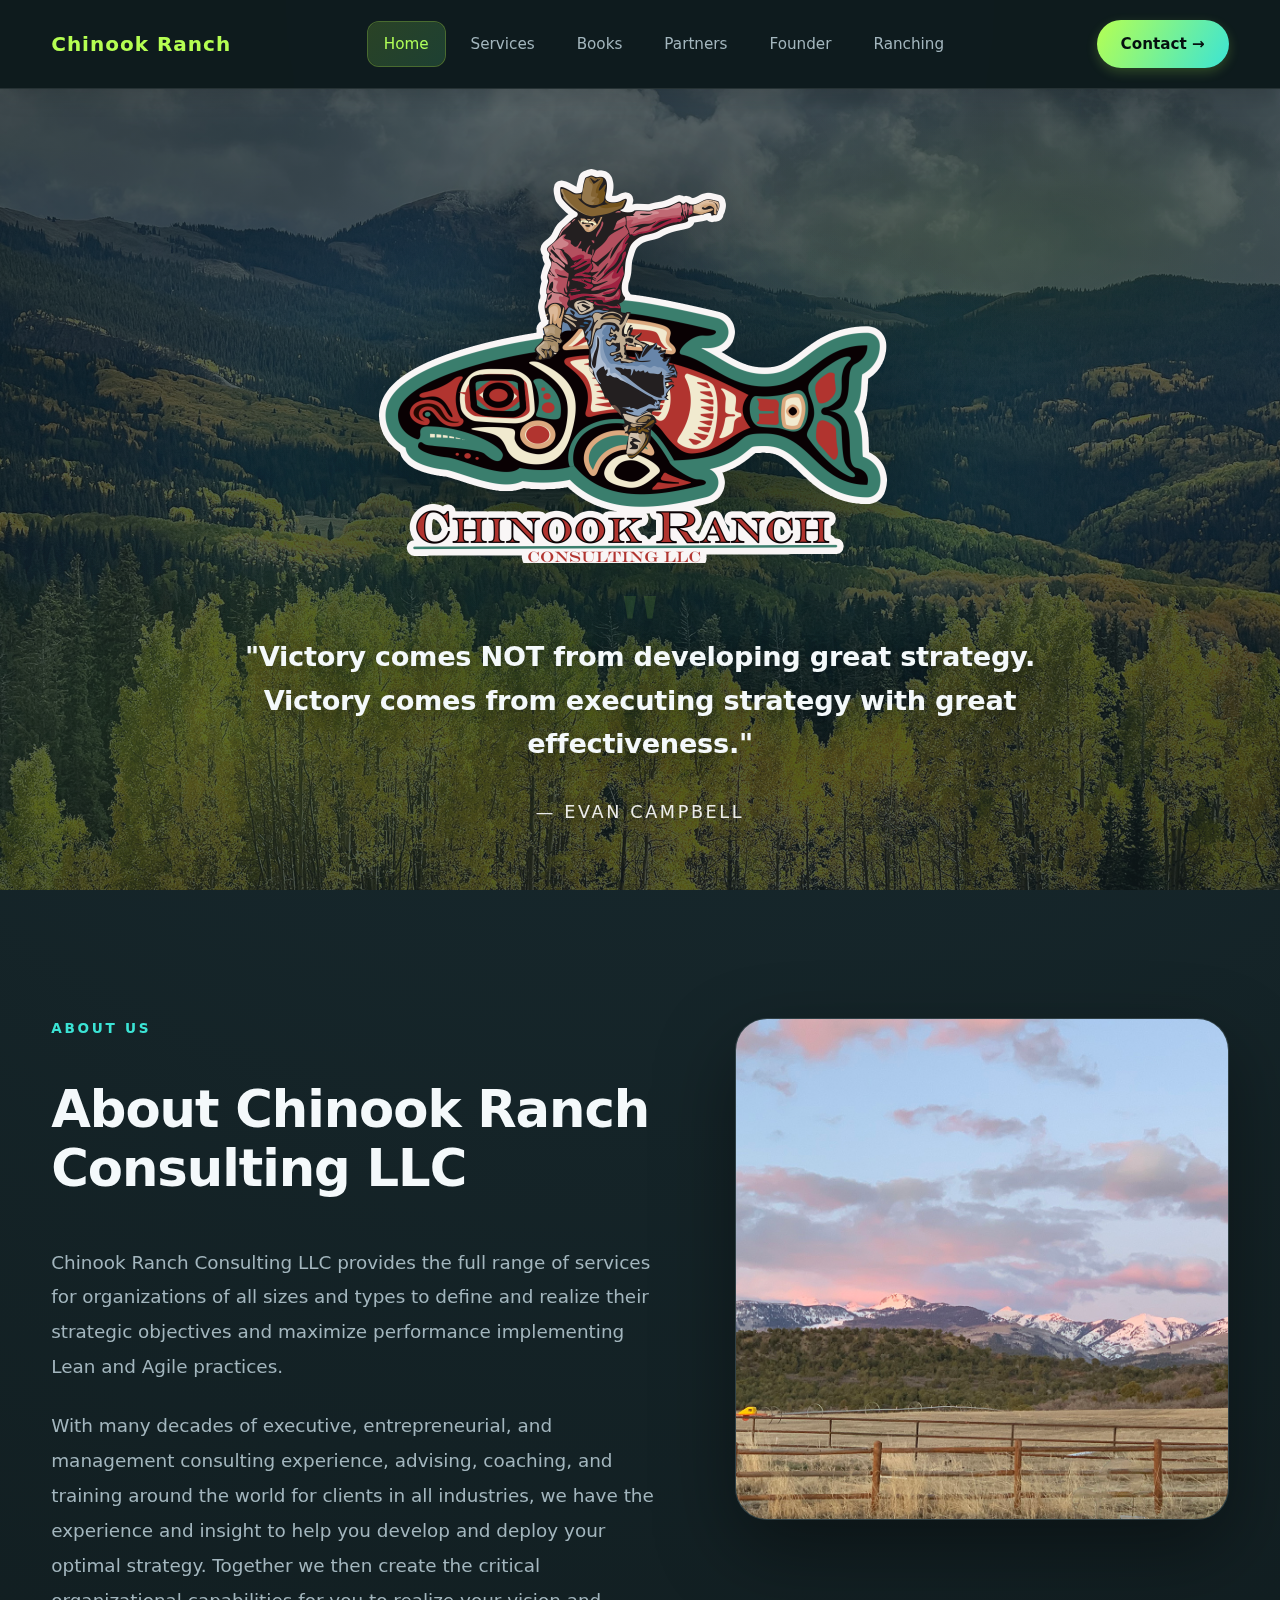
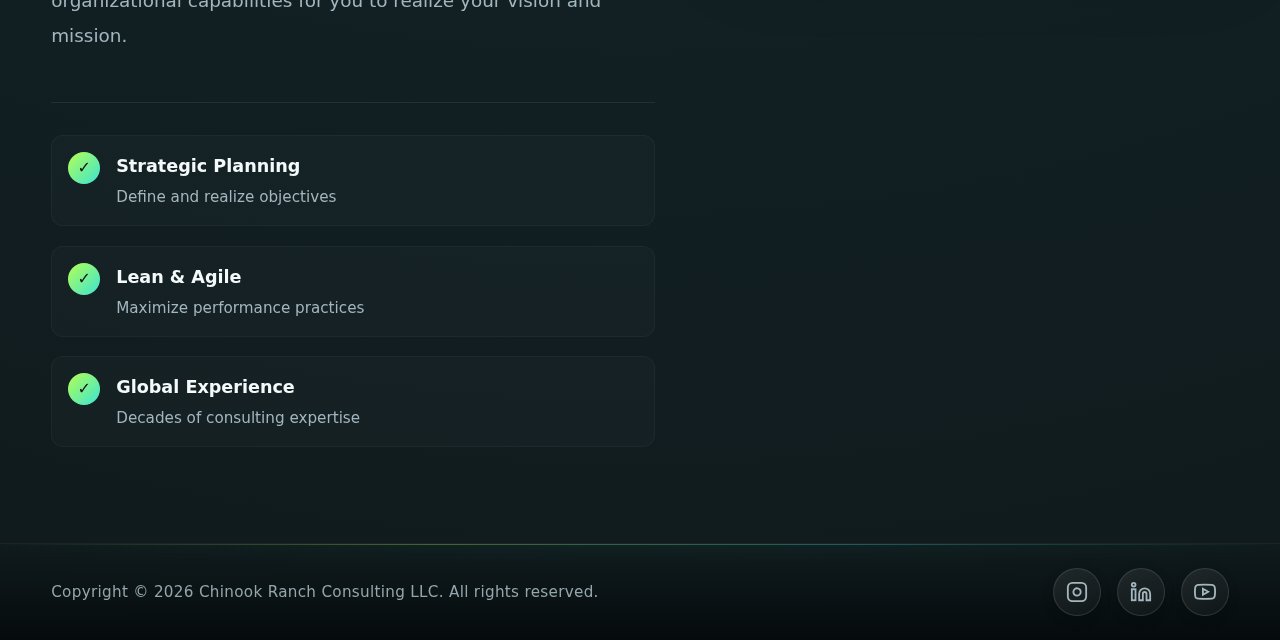
<file: index.html>
<!DOCTYPE html>
<html lang="en">
  <head>
    <meta charset="UTF-8" />
    <meta name="viewport" content="width=device-width, initial-scale=1.0" />
    <title>Chinook Ranch Consulting LLC | Strategic Excellence</title>
    <link rel="icon" type="image/png" href="assets/images/hero.png" />
    <link rel="stylesheet" href="assets/css/style.css" />
  </head>

  <body class="page">
    <!-- Preloader -->
    <div class="preloader" id="preloader">
      <div class="preloader-content">
        <div class="preloader-spinner"></div>
        <div class="preloader-logo">Chinook Ranch</div>
      </div>
      <div class="preloader-pulse"></div>
    </div>

    <header class="site-header">
      <div class="nav-overlay"></div>
      <div class="wrapper navbar">
        <a href="index.html" class="brand">Chinook Ranch</a>
        <button class="mobile-menu-toggle" aria-label="Toggle menu" aria-expanded="false">
          <span></span>
          <span></span>
          <span></span>
        </button>
        <nav class="nav-links">
          <a href="index.html">Home</a>
          <a href="services.html">Services</a>
          <a href="books.html">Books</a>
          <a href="partners.html">Partners</a>
          <a href="founder.html">Founder</a>
          <a href="ranching.html">Ranching</a>
          
          <a class="cta-btn nav-cta" href="contact.html">Contact →</a>
        </nav>
        <a class="cta-btn" href="contact.html">Contact →</a>
      </div>
    </header>

    <!-- Banner Section - Full Width -->
    <section class="banner-section">
      <div class="banner-background"></div>
      <div class="banner-overlay"></div>
      <div class="banner-content">
        <div class="banner-hero-image">
          <img
            src="assets/images/hero.png"
            alt="Strategic Excellence"
          />
        </div>
        <div class="banner-quote">
          <div class="quote-decoration">"</div>
          <blockquote>
            "Victory comes NOT from developing great strategy.<br />
            Victory comes from executing strategy with great effectiveness."
          </blockquote>
          <div class="quote-author">— Evan Campbell</div>
        </div>
      </div>
    </section>

    <main class="wrapper">
      <!-- About Section -->
      <section class="about-section">
        <div class="about-content">
          <div class="about-text">
            <div class="section-label">About Us</div>
            <h2>About Chinook Ranch Consulting LLC</h2>
            <div class="about-description">
              <p>
                Chinook Ranch Consulting LLC provides the full range of services
                for organizations of all sizes and types to define and realize
                their strategic objectives and maximize performance implementing
                Lean and Agile practices.
              </p>
              <p>
                With many decades of executive, entrepreneurial, and management
                consulting experience, advising, coaching, and training around
                the world for clients in all industries, we have the experience
                and insight to help you develop and deploy your optimal strategy.
                Together we then create the critical organizational capabilities
                for you to realize your vision and mission.
              </p>
            </div>
            <div class="about-features">
              <div class="feature-item">
                <div class="feature-icon">✓</div>
                <div class="feature-text">
                  <strong>Strategic Planning</strong>
                  <span>Define and realize objectives</span>
                </div>
              </div>
              <div class="feature-item">
                <div class="feature-icon">✓</div>
                <div class="feature-text">
                  <strong>Lean & Agile</strong>
                  <span>Maximize performance practices</span>
                </div>
              </div>
              <div class="feature-item">
                <div class="feature-icon">✓</div>
                <div class="feature-text">
                  <strong>Global Experience</strong>
                  <span>Decades of consulting expertise</span>
                </div>
              </div>
            </div>
          </div>
          <div class="about-image-wrapper">
            <div class="about-image">
              <img
                src="assets/images/east.jpg"
                alt="Chinook Ranch Consulting"
              />
            </div>
          </div>
        </div>
      </section>
    </main>

    <footer class="footer">
      <div class="wrapper footer-inner">
        <span>Copyright © <span data-year></span> Chinook Ranch Consulting LLC. All rights reserved.</span>
        <div class="socials">
          <a href="#" class="social-icon" aria-label="Instagram">
            <svg viewBox="0 0 24 24" fill="none" stroke="currentColor" stroke-width="2">
              <rect x="2" y="2" width="20" height="20" rx="5" ry="5"></rect>
              <path d="M16 11.37A4 4 0 1 1 12.63 8 4 4 0 0 1 16 11.37z"></path>
              <line x1="17.5" y1="6.5" x2="17.51" y2="6.5"></line>
            </svg>
          </a>
          <a href="https://www.linkedin.com/in/evcampbell/" class="social-icon" aria-label="LinkedIn">
            <svg viewBox="0 0 24 24" fill="none" stroke="currentColor" stroke-width="2">
              <path d="M16 8a6 6 0 0 1 6 6v7h-4v-7a2 2 0 0 0-2-2 2 2 0 0 0-2 2v7h-4v-7a6 6 0 0 1 6-6z"></path>
              <rect x="2" y="9" width="4" height="12"></rect>
              <circle cx="4" cy="4" r="2"></circle>
            </svg>
          </a>
          <a href="#" class="social-icon" aria-label="YouTube">
            <svg viewBox="0 0 24 24" fill="none" stroke="currentColor" stroke-width="2">
              <path d="M22.54 6.42a2.78 2.78 0 0 0-1.94-2C18.88 4 12 4 12 4s-6.88 0-8.6.46a2.78 2.78 0 0 0-1.94 2A29 29 0 0 0 1 11.75a29 29 0 0 0 .46 5.33A2.78 2.78 0 0 0 3.4 19c1.72.46 8.6.46 8.6.46s6.88 0 8.6-.46a2.78 2.78 0 0 0 1.94-2 29 29 0 0 0 .46-5.25 29 29 0 0 0-.46-5.33z"></path>
              <polygon points="9.75 15.02 15.5 11.75 9.75 8.48 9.75 15.02"></polygon>
            </svg>
          </a>
        </div>
      </div>
    </footer>
    <script src="assets/js/main.js"></script>
  </body>
</html>
</file>
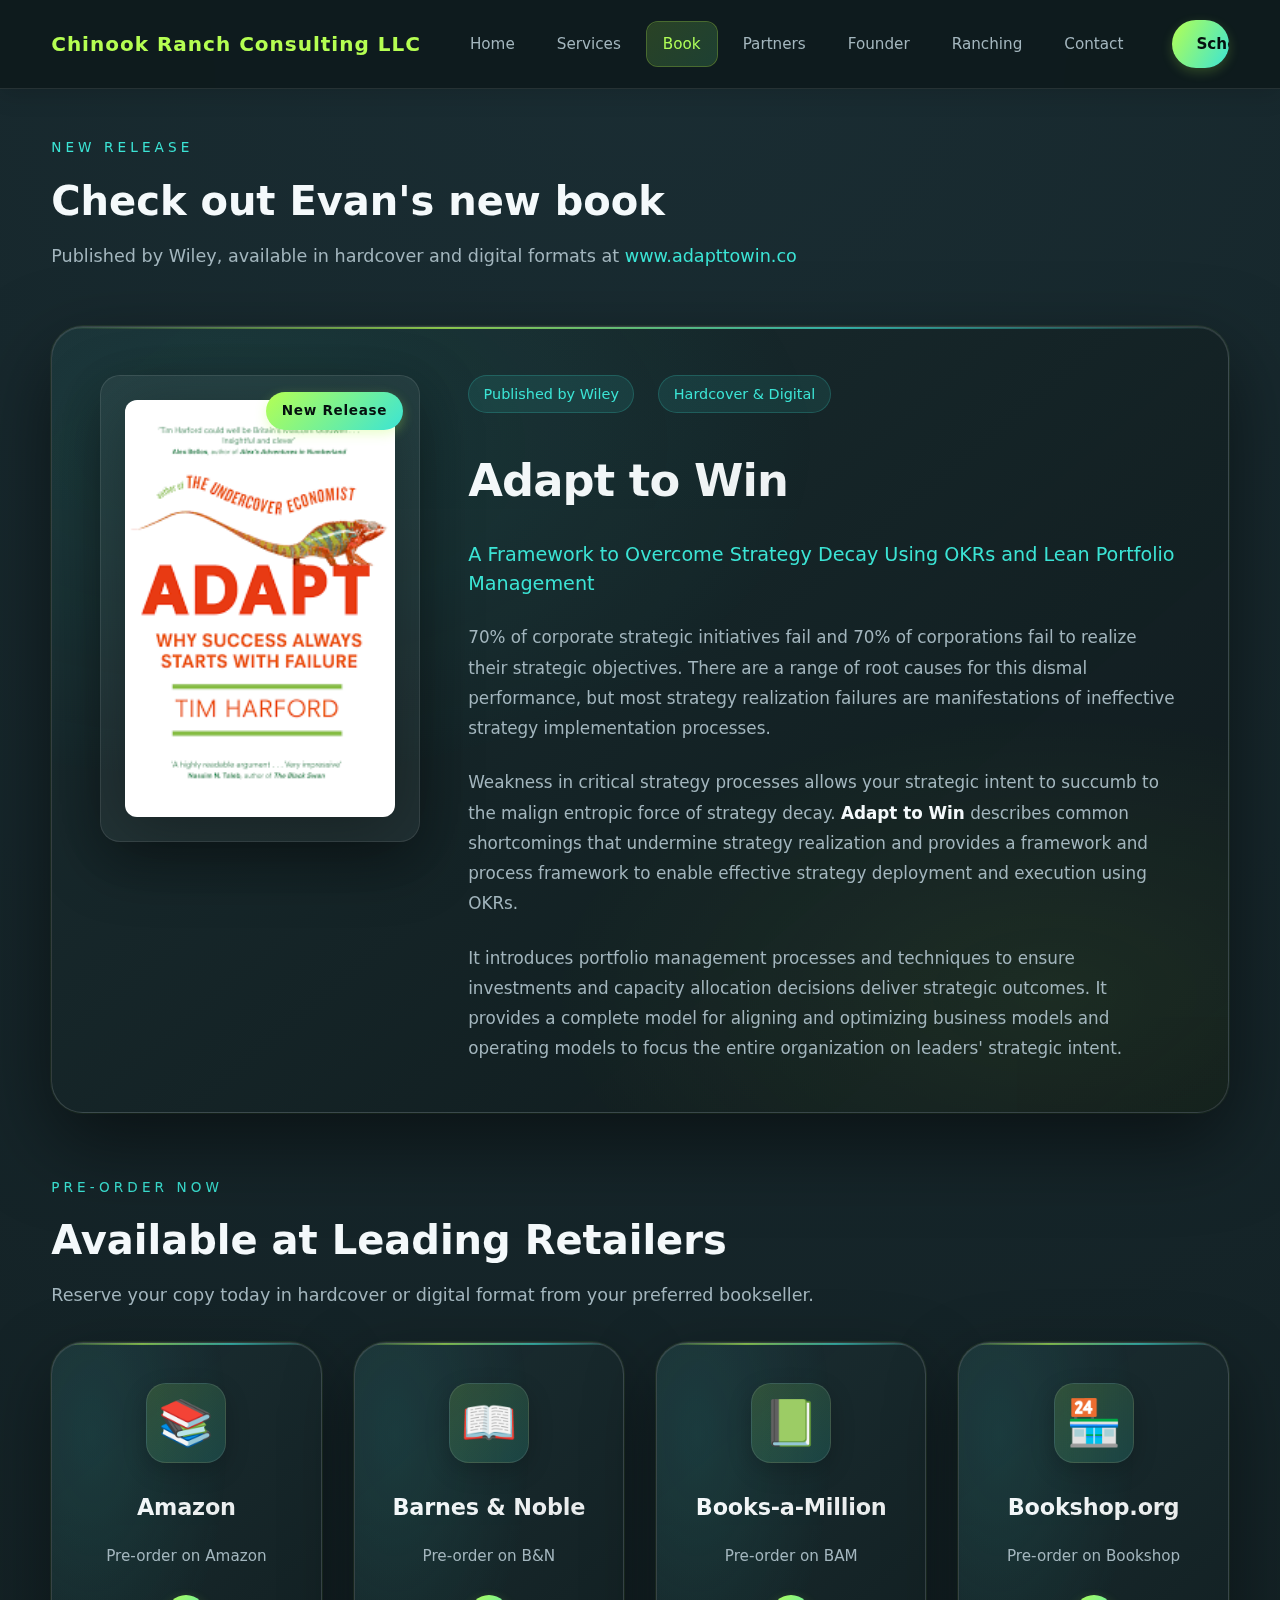
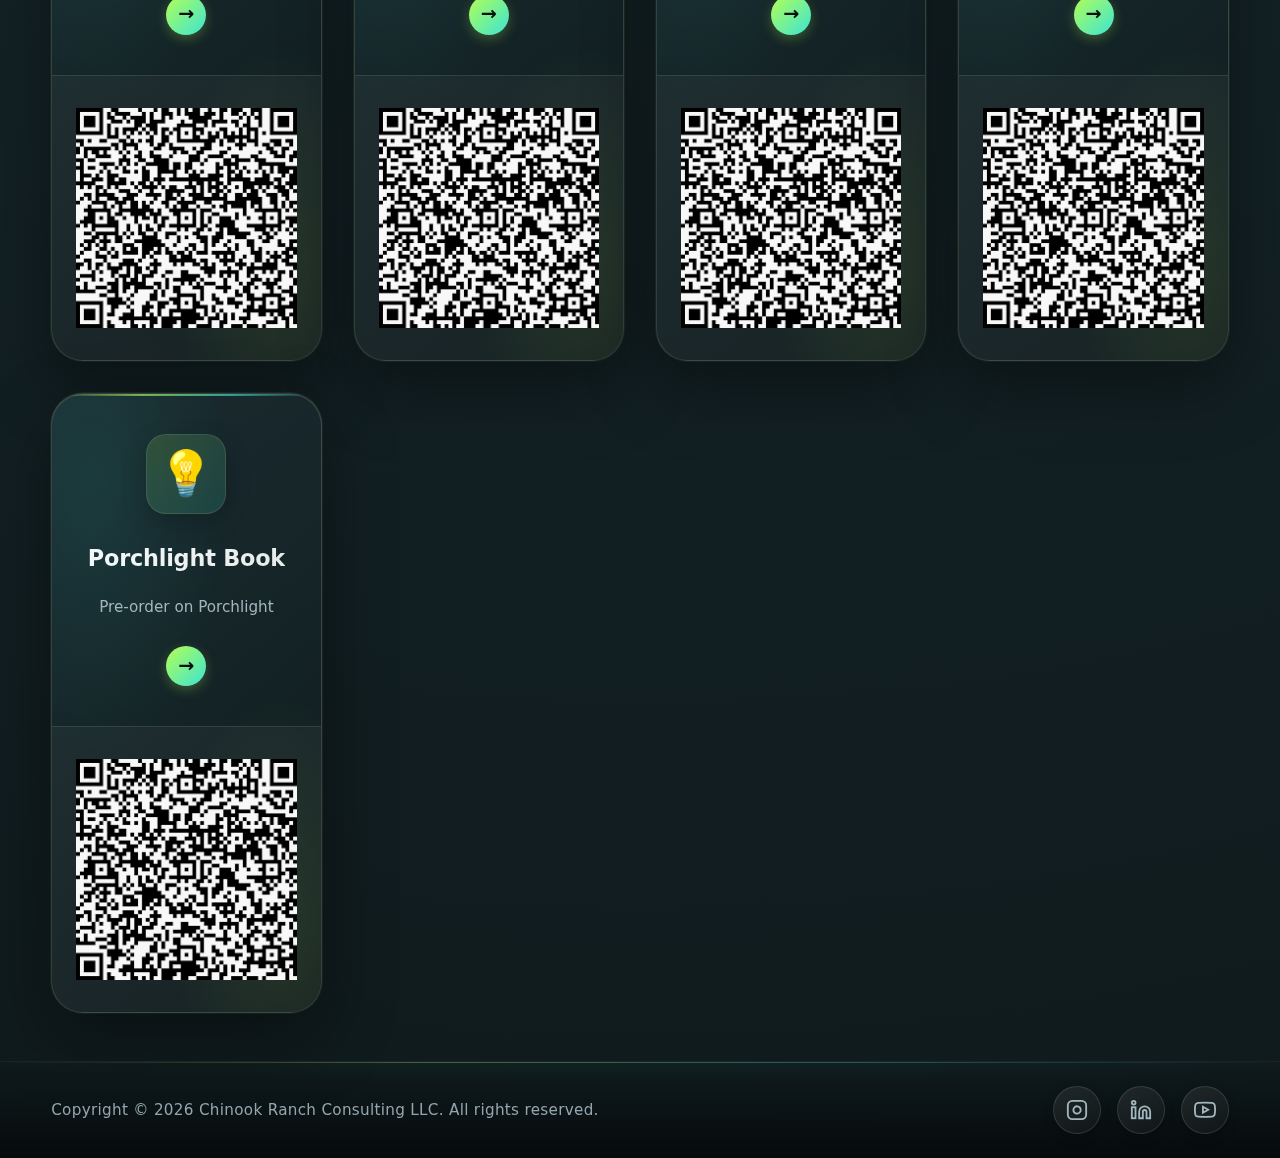
<file: book.html>
<!DOCTYPE html>
<html lang="en">
  <head>
    <meta charset="UTF-8" />
    <meta name="viewport" content="width=device-width, initial-scale=1.0" />
    <title>Adapt to Win | Chinook Ranch Consulting LLC</title>
    <link rel="stylesheet" href="assets/css/style.css" />
  </head>
  <body class="page">
    <header class="site-header">
      <div class="wrapper navbar">
        <a href="index.html" class="brand">Chinook Ranch Consulting LLC</a>
        <nav class="nav-links">
          <a href="index.html">Home</a>
          <a href="services.html">Services</a>
          <a href="book.html">Book</a>
          <a href="partners.html">Partners</a>
          <a href="founder.html">Founder</a>
          <a href="ranching.html">Ranching</a>
          <a href="contact.html">Contact</a>
        </nav>
        <a class="cta-btn" href="book.html">Schedule a Visit →</a>
      </div>
    </header>

    <main class="wrapper">
      <!-- Hero Section -->
      <section class="section">
        <div class="section-heading">
          <span>New Release</span>
          <h2>Check out Evan's new book</h2>
          <p class="tagline">
            Published by Wiley, available in hardcover and digital formats at 
            <a href="https://www.adapttowin.co" target="_blank" rel="noopener noreferrer" class="books-link">www.adapttowin.co</a>
          </p>
        </div>
      </section>

      <!-- Book Showcase Section -->
      <section class="section books-showcase-section">
        <div class="book-showcase">
          <div class="book-image-wrapper">
            <div class="book-image-container">
              <img src="assets/images/book.png" alt="Adapt to Win Book Cover" class="book-image" />
              <div class="book-badge">New Release</div>
            </div>
          </div>
          <div class="book-details">
            <div class="book-meta">
              <span class="book-publisher">Published by Wiley</span>
              <span class="book-formats">Hardcover & Digital</span>
            </div>
            <h2>Adapt to Win</h2>
            <p class="book-subtitle-text">A Framework to Overcome Strategy Decay Using OKRs and Lean Portfolio Management</p>
            <p class="book-description">
              70% of corporate strategic initiatives fail and 70% of corporations fail to realize 
              their strategic objectives. There are a range of root causes for this dismal performance, 
              but most strategy realization failures are manifestations of ineffective strategy 
              implementation processes.
            </p>
            <p class="book-description">
              Weakness in critical strategy processes allows your strategic intent to succumb to the 
              malign entropic force of strategy decay. <strong>Adapt to Win</strong> describes common 
              shortcomings that undermine strategy realization and provides a framework and process 
              framework to enable effective strategy deployment and execution using OKRs.
            </p>
            <p class="book-description">
              It introduces portfolio management processes and techniques to ensure investments and 
              capacity allocation decisions deliver strategic outcomes. It provides a complete model 
              for aligning and optimizing business models and operating models to focus the entire 
              organization on leaders' strategic intent.
            </p>
          </div>
        </div>
      </section>

      <!-- Pre-Order Section -->
      <section class="section books-preorder-section">
        <div class="section-heading">
          <span>Pre-Order Now</span>
          <h2>Available at Leading Retailers</h2>
          <p class="tagline">
            Reserve your copy today in hardcover or digital format from your preferred bookseller.
          </p>
        </div>
        <div class="retailers-grid">
          <a href="https://www.amazon.com" target="_blank" rel="noopener noreferrer" class="retailer-card">
            <div class="retailer-content">
              <div class="retailer-icon-wrapper">
                <div class="retailer-icon">📚</div>
              </div>
              <h3>Amazon</h3>
              <p>Pre-order on Amazon</p>
              <div class="retailer-arrow">→</div>
            </div>
            <div class="retailer-barcode">
              <img src="assets/images/barcode.png" alt="Amazon Barcode" class="barcode-image" />
            </div>
          </a>
          <a href="https://www.barnesandnoble.com" target="_blank" rel="noopener noreferrer" class="retailer-card">
            <div class="retailer-content">
              <div class="retailer-icon-wrapper">
                <div class="retailer-icon">📖</div>
              </div>
              <h3>Barnes & Noble</h3>
              <p>Pre-order on B&N</p>
              <div class="retailer-arrow">→</div>
            </div>
            <div class="retailer-barcode">
              <img src="assets/images/barcode.png" alt="Barnes & Noble Barcode" class="barcode-image" />
            </div>
          </a>
          <a href="https://www.booksamillion.com" target="_blank" rel="noopener noreferrer" class="retailer-card">
            <div class="retailer-content">
              <div class="retailer-icon-wrapper">
                <div class="retailer-icon">📗</div>
              </div>
              <h3>Books-a-Million</h3>
              <p>Pre-order on BAM</p>
              <div class="retailer-arrow">→</div>
            </div>
            <div class="retailer-barcode">
              <img src="assets/images/barcode.png" alt="Books-a-Million Barcode" class="barcode-image" />
            </div>
          </a>
          <a href="https://bookshop.org" target="_blank" rel="noopener noreferrer" class="retailer-card">
            <div class="retailer-content">
              <div class="retailer-icon-wrapper">
                <div class="retailer-icon">🏪</div>
              </div>
              <h3>Bookshop.org</h3>
              <p>Pre-order on Bookshop</p>
              <div class="retailer-arrow">→</div>
            </div>
            <div class="retailer-barcode">
              <img src="assets/images/barcode.png" alt="Bookshop.org Barcode" class="barcode-image" />
            </div>
          </a>
          <a href="https://www.porchlightbooks.com" target="_blank" rel="noopener noreferrer" class="retailer-card">
            <div class="retailer-content">
              <div class="retailer-icon-wrapper">
                <div class="retailer-icon">💡</div>
              </div>
              <h3>Porchlight Book</h3>
              <p>Pre-order on Porchlight</p>
              <div class="retailer-arrow">→</div>
            </div>
            <div class="retailer-barcode">
              <img src="assets/images/barcode.png" alt="Porchlight Book Barcode" class="barcode-image" />
            </div>
          </a>
        </div>
      </section>
    </main>

    <footer class="footer">
      <div class="wrapper footer-inner">
        <span>Copyright © <span data-year></span> Chinook Ranch Consulting LLC. All rights reserved.</span>
        <div class="socials">
          <a href="#" class="social-icon" aria-label="Instagram">
            <svg viewBox="0 0 24 24" fill="none" stroke="currentColor" stroke-width="2">
              <rect x="2" y="2" width="20" height="20" rx="5" ry="5"></rect>
              <path d="M16 11.37A4 4 0 1 1 12.63 8 4 4 0 0 1 16 11.37z"></path>
              <line x1="17.5" y1="6.5" x2="17.51" y2="6.5"></line>
            </svg>
          </a>
          <a href="#" class="social-icon" aria-label="LinkedIn">
            <svg viewBox="0 0 24 24" fill="none" stroke="currentColor" stroke-width="2">
              <path d="M16 8a6 6 0 0 1 6 6v7h-4v-7a2 2 0 0 0-2-2 2 2 0 0 0-2 2v7h-4v-7a6 6 0 0 1 6-6z"></path>
              <rect x="2" y="9" width="4" height="12"></rect>
              <circle cx="4" cy="4" r="2"></circle>
            </svg>
          </a>
          <a href="#" class="social-icon" aria-label="YouTube">
            <svg viewBox="0 0 24 24" fill="none" stroke="currentColor" stroke-width="2">
              <path d="M22.54 6.42a2.78 2.78 0 0 0-1.94-2C18.88 4 12 4 12 4s-6.88 0-8.6.46a2.78 2.78 0 0 0-1.94 2A29 29 0 0 0 1 11.75a29 29 0 0 0 .46 5.33A2.78 2.78 0 0 0 3.4 19c1.72.46 8.6.46 8.6.46s6.88 0 8.6-.46a2.78 2.78 0 0 0 1.94-2 29 29 0 0 0 .46-5.25 29 29 0 0 0-.46-5.33z"></path>
              <polygon points="9.75 15.02 15.5 11.75 9.75 8.48 9.75 15.02"></polygon>
            </svg>
          </a>
        </div>
      </div>
    </footer>
    <script src="assets/js/main.js"></script>
  </body>
</html>
</file>
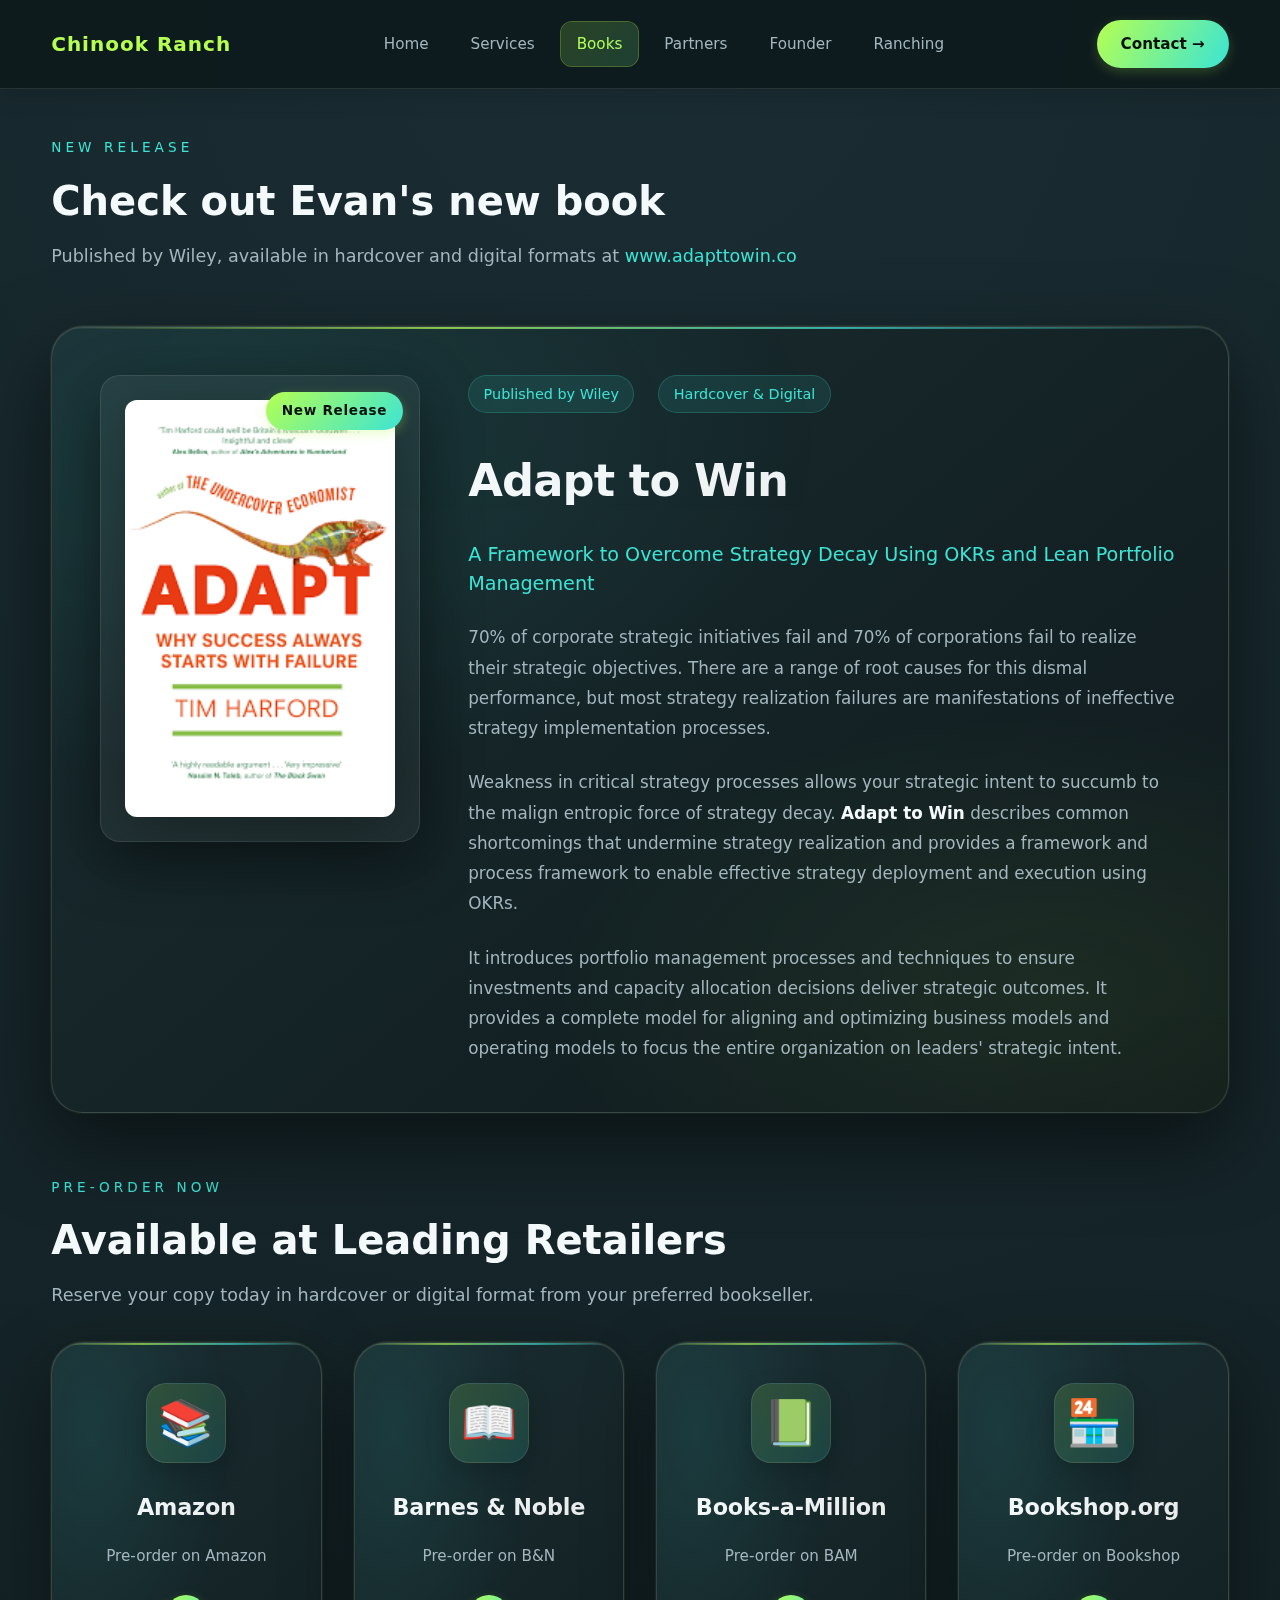
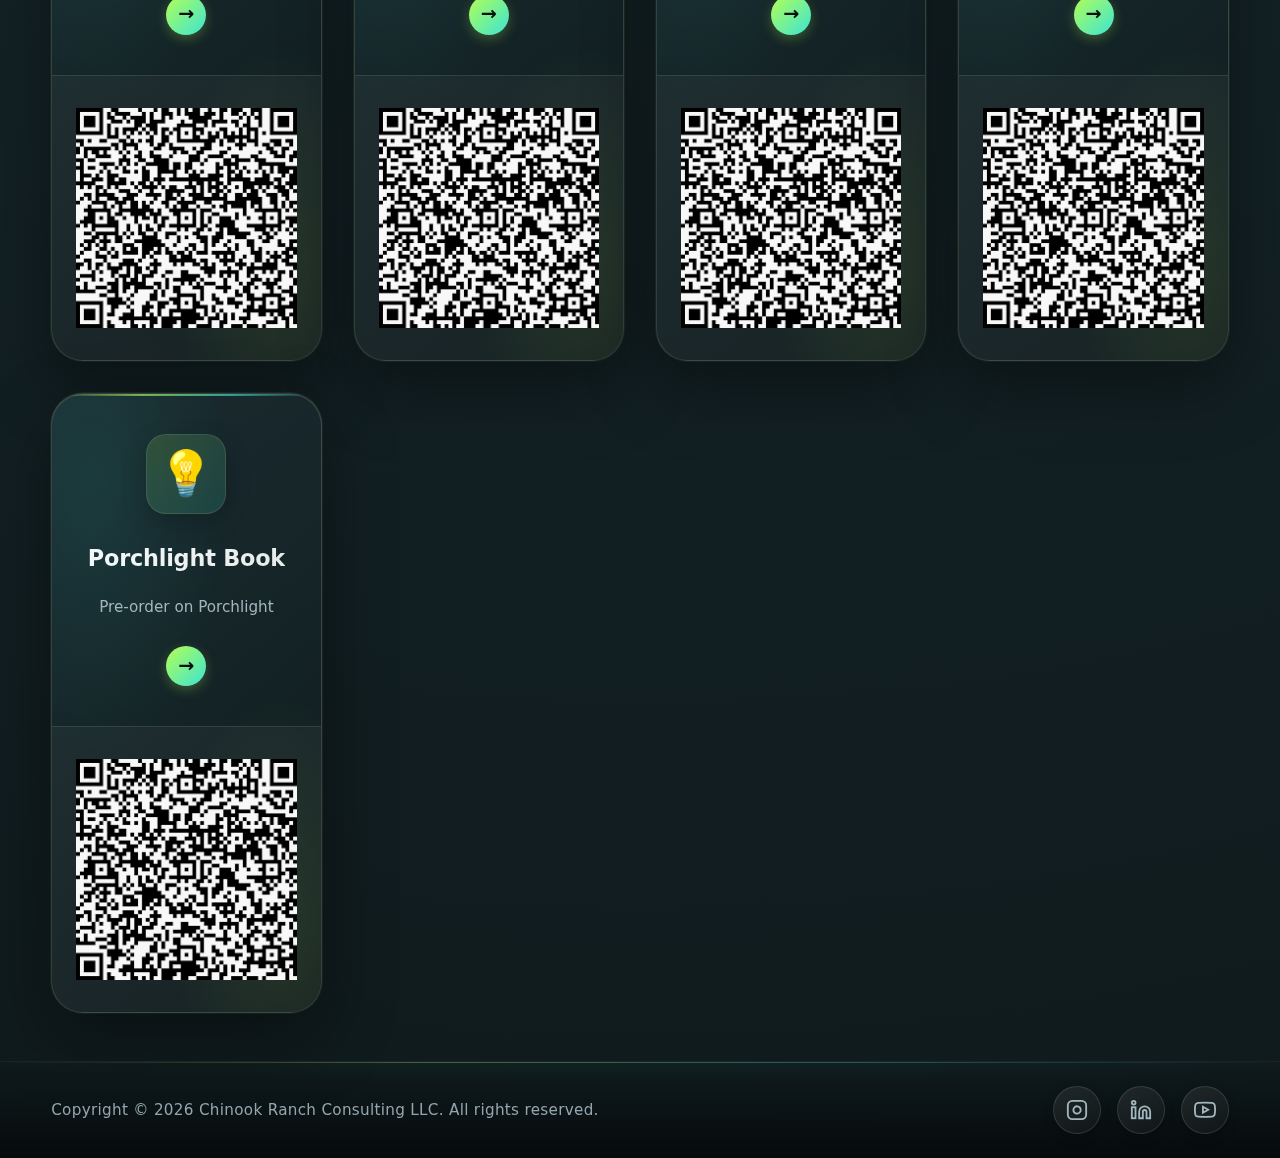
<file: books.html>
<!DOCTYPE html>
<html lang="en">
  <head>
    <meta charset="UTF-8" />
    <meta name="viewport" content="width=device-width, initial-scale=1.0" />
    <title>Books | Chinook Ranch Consulting LLC</title>
    <link rel="stylesheet" href="assets/css/style.css" />
    <link rel="icon" type="image/png" href="assets/images/hero.png" />
  </head>
  <body class="page">
    <!-- Preloader -->
    <div class="preloader" id="preloader">
      <div class="preloader-content">
        <div class="preloader-spinner"></div>
        <div class="preloader-logo">Chinook Ranch</div>
      </div>
      <div class="preloader-pulse"></div>
    </div>

    <header class="site-header">
      <div class="nav-overlay"></div>
      <div class="wrapper navbar">
        <a href="index.html" class="brand">Chinook Ranch</a>
        <button class="mobile-menu-toggle" aria-label="Toggle menu" aria-expanded="false">
          <span></span>
          <span></span>
          <span></span>
        </button>
        <nav class="nav-links">
          <a href="index.html">Home</a>
          <a href="services.html">Services</a>
          <a href="books.html">Books</a>
          <a href="partners.html">Partners</a>
          <a href="founder.html">Founder</a>
          <a href="ranching.html">Ranching</a>       
          <a class="cta-btn nav-cta" href="contact.html">Contact →</a>
        </nav>
        <a class="cta-btn" href="contact.html">Contact →</a>
      </div>
    </header>

    <main class="wrapper">
      <!-- Hero Section -->
      <section class="section">
        <div class="section-heading">
          <span>New Release</span>
          <h2>Check out Evan's new book</h2>
          <p class="tagline">
            Published by Wiley, available in hardcover and digital formats at 
            <a href="https://www.adapttowin.co" target="_blank" rel="noopener noreferrer" class="books-link">www.adapttowin.co</a>
          </p>
        </div>
      </section>

      <!-- Book Showcase Section -->
      <section class="section books-showcase-section">
        <div class="book-showcase">
          <div class="book-image-wrapper">
            <div class="book-image-container">
              <img src="assets/images/book.png" alt="Adapt to Win Book Cover" class="book-image" />
              <div class="book-badge">New Release</div>
            </div>
          </div>
          <div class="book-details">
            <div class="book-meta">
              <span class="book-publisher">Published by Wiley</span>
              <span class="book-formats">Hardcover & Digital</span>
            </div>
            <h2>Adapt to Win</h2>
            <p class="book-subtitle-text">A Framework to Overcome Strategy Decay Using OKRs and Lean Portfolio Management</p>
            <p class="book-description">
              70% of corporate strategic initiatives fail and 70% of corporations fail to realize 
              their strategic objectives. There are a range of root causes for this dismal performance, 
              but most strategy realization failures are manifestations of ineffective strategy 
              implementation processes.
            </p>
            <p class="book-description">
              Weakness in critical strategy processes allows your strategic intent to succumb to the 
              malign entropic force of strategy decay. <strong>Adapt to Win</strong> describes common 
              shortcomings that undermine strategy realization and provides a framework and process 
              framework to enable effective strategy deployment and execution using OKRs.
            </p>
            <p class="book-description">
              It introduces portfolio management processes and techniques to ensure investments and 
              capacity allocation decisions deliver strategic outcomes. It provides a complete model 
              for aligning and optimizing business models and operating models to focus the entire 
              organization on leaders' strategic intent.
            </p>
          </div>
        </div>
      </section>

      <!-- Pre-Order Section -->
      <section class="section books-preorder-section">
        <div class="section-heading">
          <span>Pre-Order Now</span>
          <h2>Available at Leading Retailers</h2>
          <p class="tagline">
            Reserve your copy today in hardcover or digital format from your preferred bookseller.
          </p>
        </div>
        <div class="retailers-grid">
          <a href="https://www.amazon.com" target="_blank" rel="noopener noreferrer" class="retailer-card">
            <div class="retailer-content">
              <div class="retailer-icon-wrapper">
                <div class="retailer-icon">📚</div>
              </div>
              <h3>Amazon</h3>
              <p>Pre-order on Amazon</p>
              <div class="retailer-arrow">→</div>
            </div>
            <div class="retailer-barcode">
              <img src="assets/images/barcode.png" alt="Amazon Barcode" class="barcode-image" />
            </div>
          </a>
          <a href="https://www.barnesandnoble.com" target="_blank" rel="noopener noreferrer" class="retailer-card">
            <div class="retailer-content">
              <div class="retailer-icon-wrapper">
                <div class="retailer-icon">📖</div>
              </div>
              <h3>Barnes & Noble</h3>
              <p>Pre-order on B&N</p>
              <div class="retailer-arrow">→</div>
            </div>
            <div class="retailer-barcode">
              <img src="assets/images/barcode.png" alt="Barnes & Noble Barcode" class="barcode-image" />
            </div>
          </a>
          <a href="https://www.booksamillion.com" target="_blank" rel="noopener noreferrer" class="retailer-card">
            <div class="retailer-content">
              <div class="retailer-icon-wrapper">
                <div class="retailer-icon">📗</div>
              </div>
              <h3>Books-a-Million</h3>
              <p>Pre-order on BAM</p>
              <div class="retailer-arrow">→</div>
            </div>
            <div class="retailer-barcode">
              <img src="assets/images/barcode.png" alt="Books-a-Million Barcode" class="barcode-image" />
            </div>
          </a>
          <a href="https://bookshop.org" target="_blank" rel="noopener noreferrer" class="retailer-card">
            <div class="retailer-content">
              <div class="retailer-icon-wrapper">
                <div class="retailer-icon">🏪</div>
              </div>
              <h3>Bookshop.org</h3>
              <p>Pre-order on Bookshop</p>
              <div class="retailer-arrow">→</div>
            </div>
            <div class="retailer-barcode">
              <img src="assets/images/barcode.png" alt="Bookshop.org Barcode" class="barcode-image" />
            </div>
          </a>
          <a href="https://www.porchlightbooks.com" target="_blank" rel="noopener noreferrer" class="retailer-card">
            <div class="retailer-content">
              <div class="retailer-icon-wrapper">
                <div class="retailer-icon">💡</div>
              </div>
              <h3>Porchlight Book</h3>
              <p>Pre-order on Porchlight</p>
              <div class="retailer-arrow">→</div>
            </div>
            <div class="retailer-barcode">
              <img src="assets/images/barcode.png" alt="Porchlight Book Barcode" class="barcode-image" />
            </div>
          </a>
        </div>
      </section>
    </main>

    <footer class="footer">
      <div class="wrapper footer-inner">
        <span>Copyright © <span data-year></span> Chinook Ranch Consulting LLC. All rights reserved.</span>
        <div class="socials">
          <a href="#" class="social-icon" aria-label="Instagram">
            <svg viewBox="0 0 24 24" fill="none" stroke="currentColor" stroke-width="2">
              <rect x="2" y="2" width="20" height="20" rx="5" ry="5"></rect>
              <path d="M16 11.37A4 4 0 1 1 12.63 8 4 4 0 0 1 16 11.37z"></path>
              <line x1="17.5" y1="6.5" x2="17.51" y2="6.5"></line>
            </svg>
          </a>
          <a href="https://www.linkedin.com/in/evcampbell/" class="social-icon" aria-label="LinkedIn">
            <svg viewBox="0 0 24 24" fill="none" stroke="currentColor" stroke-width="2">
              <path d="M16 8a6 6 0 0 1 6 6v7h-4v-7a2 2 0 0 0-2-2 2 2 0 0 0-2 2v7h-4v-7a6 6 0 0 1 6-6z"></path>
              <rect x="2" y="9" width="4" height="12"></rect>
              <circle cx="4" cy="4" r="2"></circle>
            </svg>
          </a>
          <a href="#" class="social-icon" aria-label="YouTube">
            <svg viewBox="0 0 24 24" fill="none" stroke="currentColor" stroke-width="2">
              <path d="M22.54 6.42a2.78 2.78 0 0 0-1.94-2C18.88 4 12 4 12 4s-6.88 0-8.6.46a2.78 2.78 0 0 0-1.94 2A29 29 0 0 0 1 11.75a29 29 0 0 0 .46 5.33A2.78 2.78 0 0 0 3.4 19c1.72.46 8.6.46 8.6.46s6.88 0 8.6-.46a2.78 2.78 0 0 0 1.94-2 29 29 0 0 0 .46-5.25 29 29 0 0 0-.46-5.33z"></path>
              <polygon points="9.75 15.02 15.5 11.75 9.75 8.48 9.75 15.02"></polygon>
            </svg>
          </a>
        </div>
      </div>
    </footer>
    <script src="assets/js/main.js"></script>
  </body>
</html>
</file>
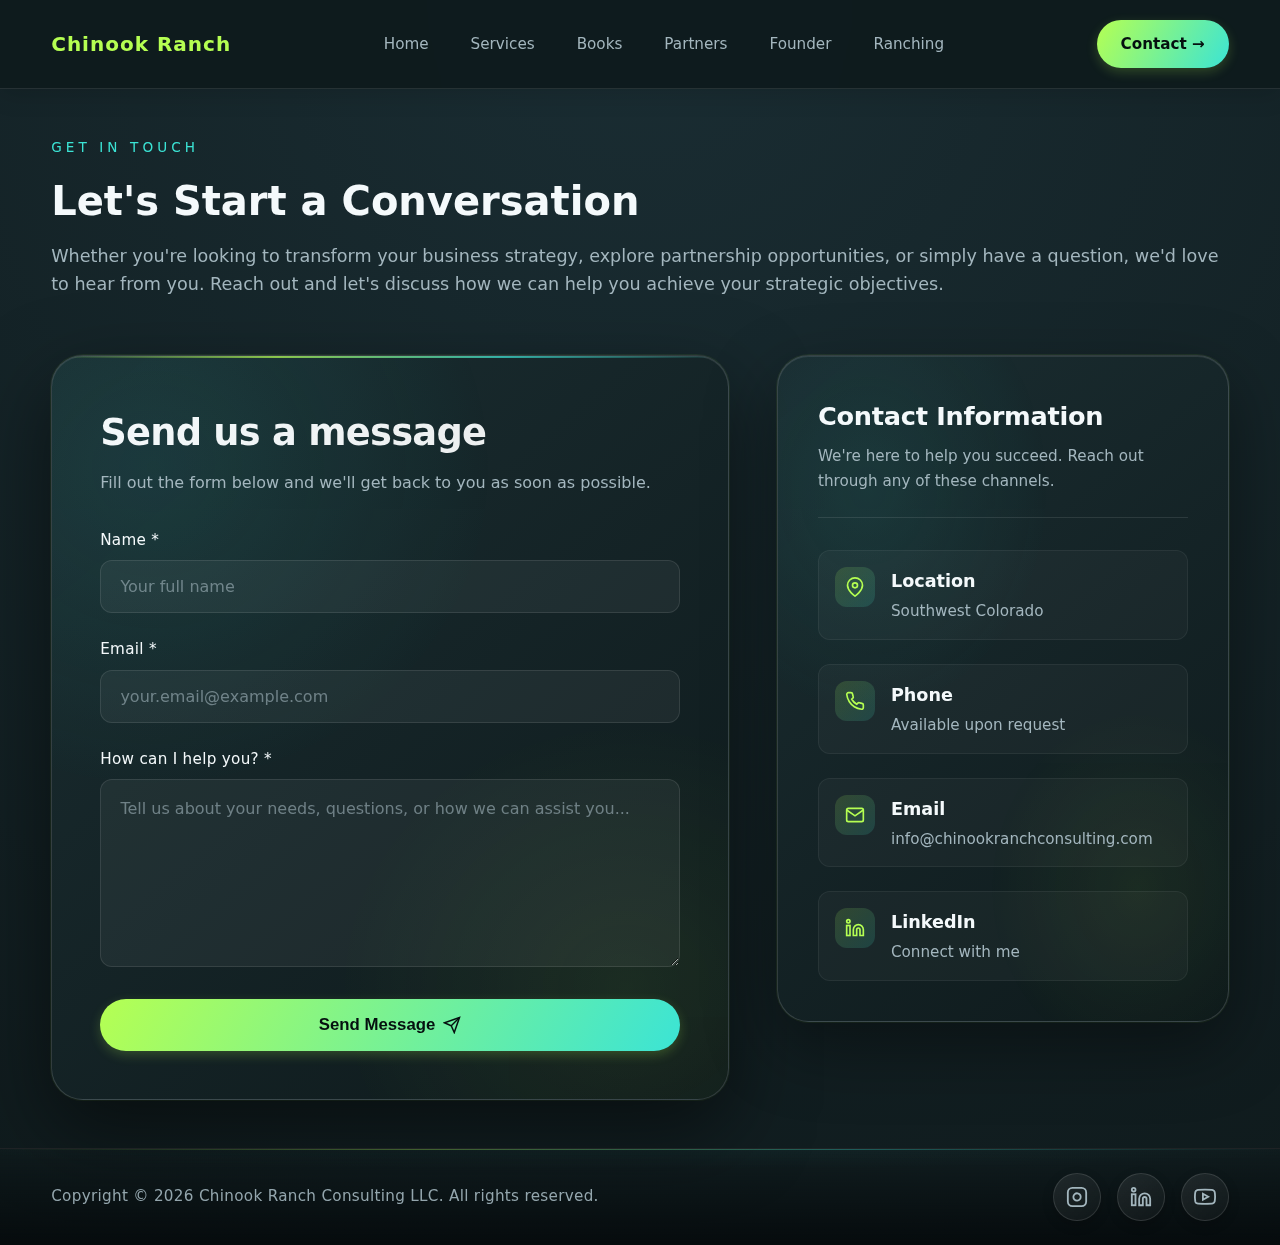
<file: contact.html>
<!DOCTYPE html>
<html lang="en">
  <head>
    <meta charset="UTF-8" />
    <meta name="viewport" content="width=device-width, initial-scale=1.0" />
    <title>Contact | Chinook Ranch Consulting LLC</title>
    <link rel="icon" type="image/png" href="assets/images/hero.png" />
    <link rel="stylesheet" href="assets/css/style.css" />
  </head>
  <body class="page">
    <!-- Preloader -->
    <div class="preloader" id="preloader">
      <div class="preloader-content">
        <div class="preloader-spinner"></div>
        <div class="preloader-logo">Chinook Ranch</div>
      </div>
      <div class="preloader-pulse"></div>
    </div>

    <header class="site-header">
      <div class="nav-overlay"></div>
      <div class="wrapper navbar">
        <a href="index.html" class="brand">Chinook Ranch</a>
        <button
          class="mobile-menu-toggle"
          aria-label="Toggle menu"
          aria-expanded="false"
        >
          <span></span>
          <span></span>
          <span></span>
        </button>
        <nav class="nav-links">
          <a href="index.html">Home</a>
          <a href="services.html">Services</a>
          <a href="books.html">Books</a>
          <a href="partners.html">Partners</a>
          <a href="founder.html">Founder</a>
          <a href="ranching.html">Ranching</a>
          <a class="cta-btn nav-cta" href="contact.html">Contact →</a>
        </nav>
        <a class="cta-btn" href="contact.html">Contact →</a>
      </div>
    </header>

    <main class="wrapper">
      <!-- Hero Section -->
      <section class="section">
        <div class="section-heading">
          <span>Get In Touch</span>
          <h2>Let's Start a Conversation</h2>
          <p class="tagline">
            Whether you're looking to transform your business strategy, explore
            partnership opportunities, or simply have a question, we'd love to
            hear from you. Reach out and let's discuss how we can help you
            achieve your strategic objectives.
          </p>
        </div>
      </section>

      <!-- Contact Form Section -->
      <section class="section contact-section">
        <div class="contact-container">
          <div class="contact-form-wrapper">
            <div class="contact-form-header">
              <h2>Send us a message</h2>
              <p>
                Fill out the form below and we'll get back to you as soon as
                possible.
              </p>
            </div>
            <form
              class="contact-form"
              data-contact-form
              action="https://formspree.io/f/mdojdoaj"
              method="post"
            >
              <div class="form-group">
                <label for="name" class="form-label">Name *</label>
                <input
                  class="input-field contact-input"
                  type="text"
                  name="name"
                  id="name"
                  placeholder="Your full name"
                  required
                />
              </div>
              <div class="form-group">
                <label for="email" class="form-label">Email *</label>
                <input
                  class="input-field contact-input"
                  type="email"
                  name="email"
                  id="email"
                  placeholder="your.email@example.com"
                  required
                />
              </div>
              <div class="form-group">
                <label for="help" class="form-label"
                  >How can I help you? *</label
                >
                <textarea
                  class="input-field contact-input contact-textarea"
                  name="help"
                  id="help"
                  rows="6"
                  placeholder="Tell us about your needs, questions, or how we can assist you..."
                  required
                ></textarea>
              </div>
              <button class="cta-btn contact-submit" type="submit">
                Send Message
                <svg
                  viewBox="0 0 24 24"
                  fill="none"
                  stroke="currentColor"
                  stroke-width="2"
                >
                  <line x1="22" y1="2" x2="11" y2="13"></line>
                  <polygon points="22 2 15 22 11 13 2 9 22 2"></polygon>
                </svg>
              </button>
            </form>
          </div>
          <div class="contact-info-wrapper">
            <div class="contact-info-card">
              <div class="contact-info-header">
                <h3>Contact Information</h3>
                <p>
                  We're here to help you succeed. Reach out through any of these
                  channels.
                </p>
              </div>
              <div class="contact-info-items">
                <div class="contact-info-item">
                  <div class="contact-info-icon">
                    <svg
                      viewBox="0 0 24 24"
                      fill="none"
                      stroke="currentColor"
                      stroke-width="2"
                    >
                      <path
                        d="M21 10c0 7-9 13-9 13s-9-6-9-13a9 9 0 0 1 18 0z"
                      ></path>
                      <circle cx="12" cy="10" r="3"></circle>
                    </svg>
                  </div>
                  <div class="contact-info-content">
                    <h4>Location</h4>
                    <p>Southwest Colorado</p>
                  </div>
                </div>
                <div class="contact-info-item">
                  <div class="contact-info-icon">
                    <svg
                      viewBox="0 0 24 24"
                      fill="none"
                      stroke="currentColor"
                      stroke-width="2"
                    >
                      <path
                        d="M22 16.92v3a2 2 0 0 1-2.18 2 19.79 19.79 0 0 1-8.63-3.07 19.5 19.5 0 0 1-6-6 19.79 19.79 0 0 1-3.07-8.67A2 2 0 0 1 4.11 2h3a2 2 0 0 1 2 1.72 12.84 12.84 0 0 0 .7 2.81 2 2 0 0 1-.45 2.11L8.09 9.91a16 16 0 0 0 6 6l1.27-1.27a2 2 0 0 1 2.11-.45 12.84 12.84 0 0 0 2.81.7A2 2 0 0 1 22 16.92z"
                      ></path>
                    </svg>
                  </div>
                  <div class="contact-info-content">
                    <h4>Phone</h4>
                    <p>Available upon request</p>
                  </div>
                </div>
                <div class="contact-info-item">
                  <div class="contact-info-icon">
                    <svg
                      viewBox="0 0 24 24"
                      fill="none"
                      stroke="currentColor"
                      stroke-width="2"
                    >
                      <path
                        d="M4 4h16c1.1 0 2 .9 2 2v12c0 1.1-.9 2-2 2H4c-1.1 0-2-.9-2-2V6c0-1.1.9-2 2-2z"
                      ></path>
                      <polyline points="22,6 12,13 2,6"></polyline>
                    </svg>
                  </div>
                  <div class="contact-info-content">
                    <h4>Email</h4>
                    <p>info@chinookranchconsulting.com</p>
                  </div>
                </div>
                <div class="contact-info-item">
                  <div class="contact-info-icon">
                    <svg
                      viewBox="0 0 24 24"
                      fill="none"
                      stroke="currentColor"
                      stroke-width="2"
                    >
                      <path
                        d="M16 8a6 6 0 0 1 6 6v7h-4v-7a2 2 0 0 0-2-2 2 2 0 0 0-2 2v7h-4v-7a6 6 0 0 1 6-6z"
                      ></path>
                      <rect x="2" y="9" width="4" height="12"></rect>
                      <circle cx="4" cy="4" r="2"></circle>
                    </svg>
                  </div>

                  <a
                    href="https://www.linkedin.com/in/evcampbell/"
                    target="_blank"
                    rel="noopener noreferrer"
                  >
                    <div class="contact-info-content">
                      <h4>LinkedIn</h4>
                      <p>
                        Connect with me
                      </p>
                    </div></a
                  >
                </div>
              </div>
            </div>
          </div>
        </div>
      </section>
    </main>

    <footer class="footer">
      <div class="wrapper footer-inner">
        <span
          >Copyright © <span data-year></span> Chinook Ranch Consulting LLC. All
          rights reserved.</span
        >
        <div class="socials">
          <a href="#" class="social-icon" aria-label="Instagram">
            <svg
              viewBox="0 0 24 24"
              fill="none"
              stroke="currentColor"
              stroke-width="2"
            >
              <rect x="2" y="2" width="20" height="20" rx="5" ry="5"></rect>
              <path d="M16 11.37A4 4 0 1 1 12.63 8 4 4 0 0 1 16 11.37z"></path>
              <line x1="17.5" y1="6.5" x2="17.51" y2="6.5"></line>
            </svg>
          </a>
          <a href="https://www.linkedin.com/in/evcampbell/" class="social-icon" aria-label="LinkedIn">
            <svg
              viewBox="0 0 24 24"
              fill="none"
              stroke="currentColor"
              stroke-width="2"
            >
              <path
                d="M16 8a6 6 0 0 1 6 6v7h-4v-7a2 2 0 0 0-2-2 2 2 0 0 0-2 2v7h-4v-7a6 6 0 0 1 6-6z"
              ></path>
              <rect x="2" y="9" width="4" height="12"></rect>
              <circle cx="4" cy="4" r="2"></circle>
            </svg>
          </a>
          <a href="#" class="social-icon" aria-label="YouTube">
            <svg
              viewBox="0 0 24 24"
              fill="none"
              stroke="currentColor"
              stroke-width="2"
            >
              <path
                d="M22.54 6.42a2.78 2.78 0 0 0-1.94-2C18.88 4 12 4 12 4s-6.88 0-8.6.46a2.78 2.78 0 0 0-1.94 2A29 29 0 0 0 1 11.75a29 29 0 0 0 .46 5.33A2.78 2.78 0 0 0 3.4 19c1.72.46 8.6.46 8.6.46s6.88 0 8.6-.46a2.78 2.78 0 0 0 1.94-2 29 29 0 0 0 .46-5.25 29 29 0 0 0-.46-5.33z"
              ></path>
              <polygon
                points="9.75 15.02 15.5 11.75 9.75 8.48 9.75 15.02"
              ></polygon>
            </svg>
          </a>
        </div>
      </div>
    </footer>
    <script src="assets/js/main.js"></script>
  </body>
</html>
</file>
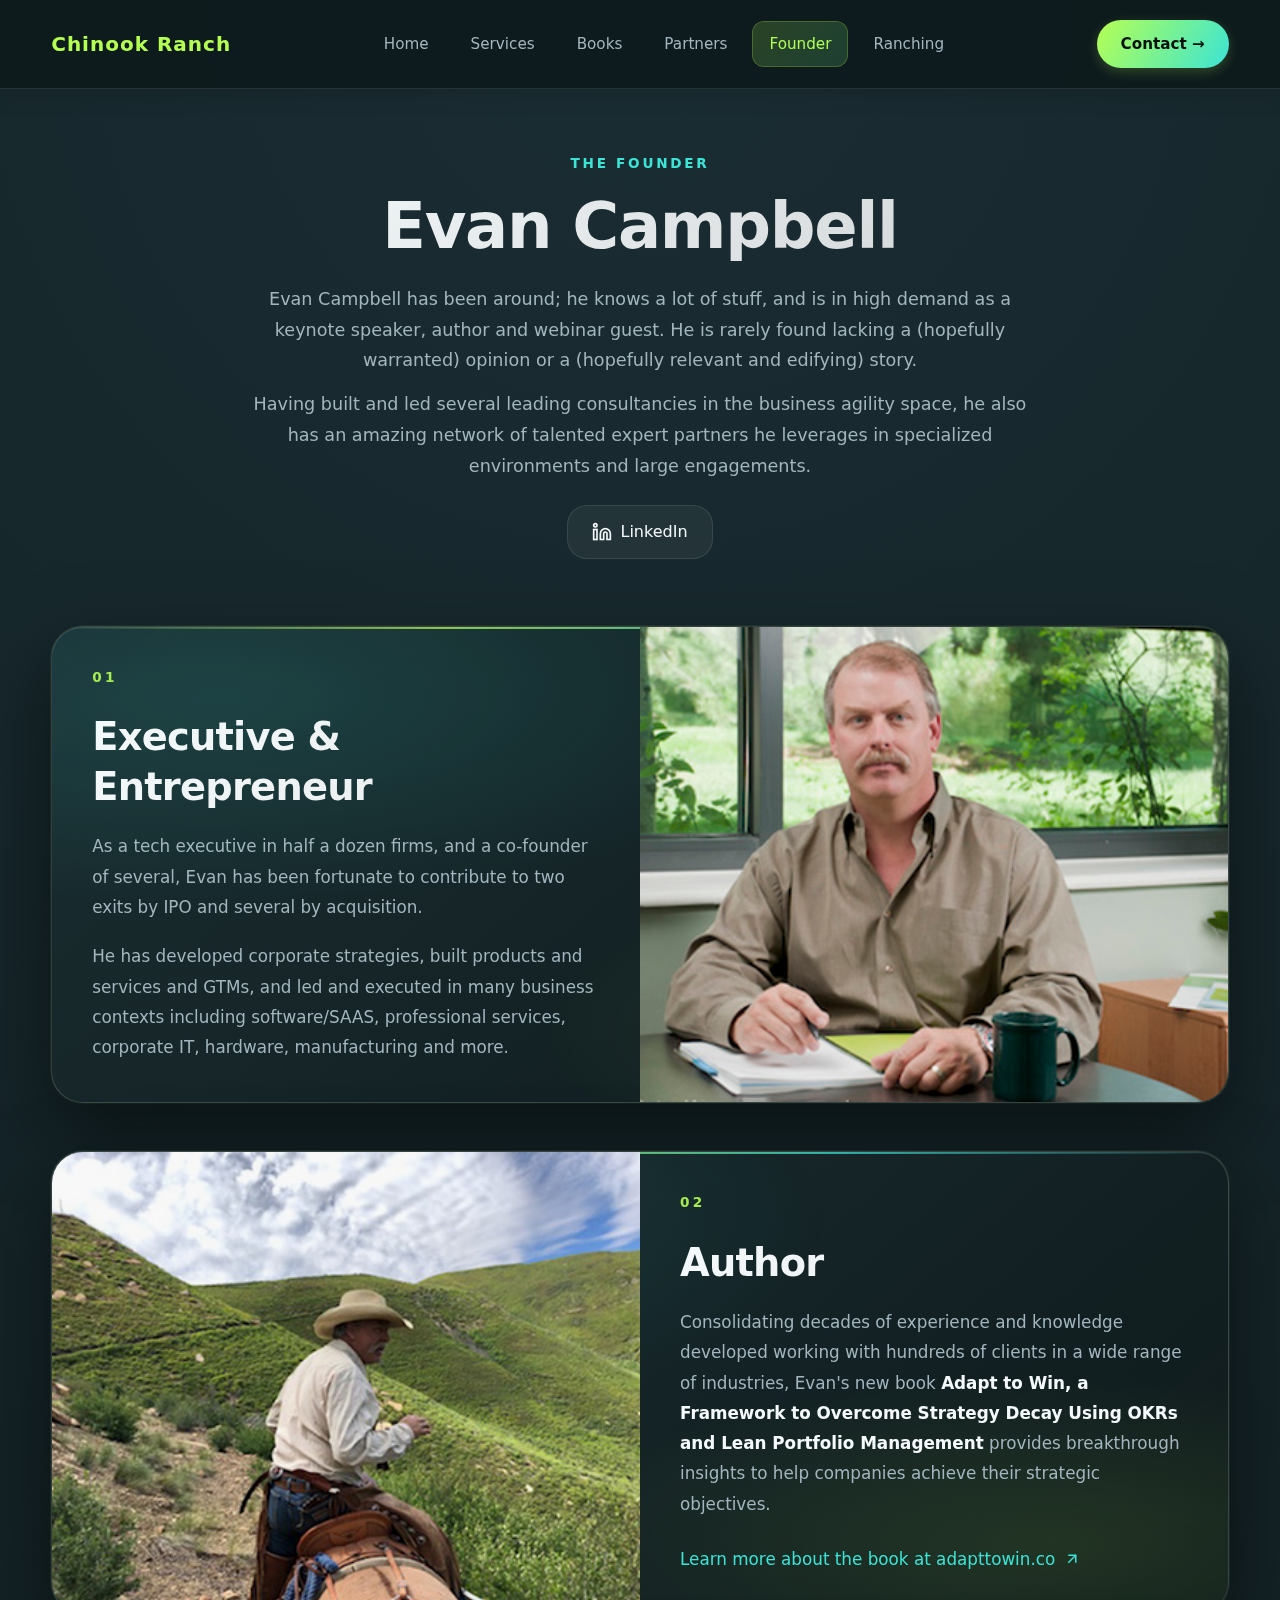
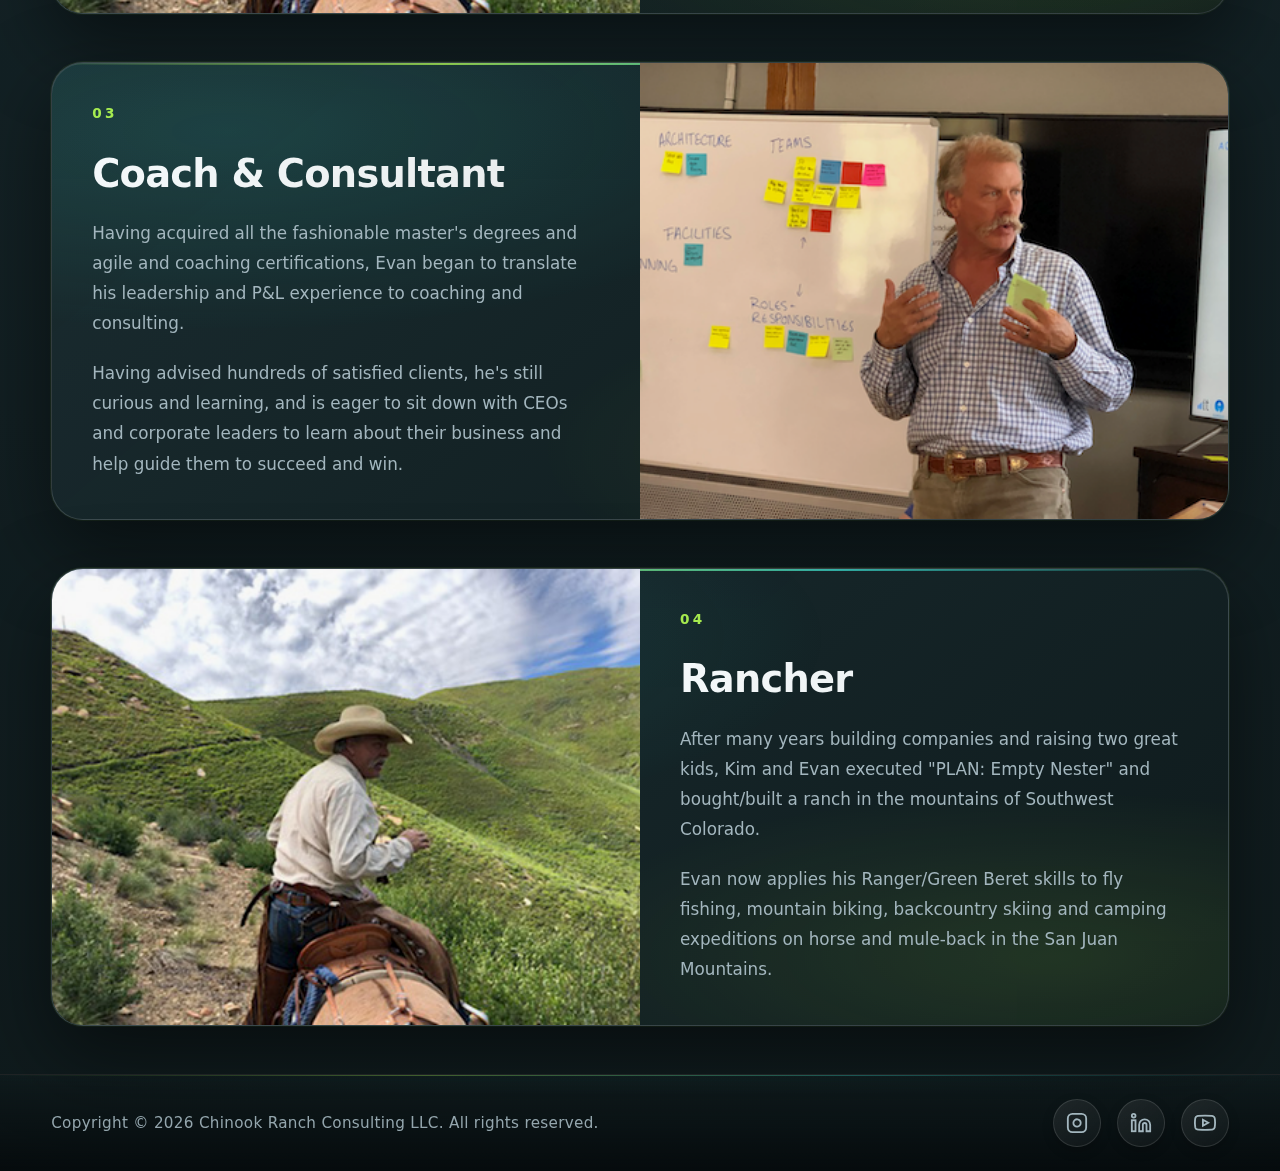
<file: founder.html>
<!DOCTYPE html>
<html lang="en">
  <head>
    <meta charset="UTF-8" />
    <meta name="viewport" content="width=device-width, initial-scale=1.0" />
    <title>Founder | Chinook Ranch Consulting LLC</title>
    <link rel="icon" type="image/png" href="assets/images/hero.png" />
    <link rel="stylesheet" href="assets/css/style.css" />
  </head>
  <body class="page">
    <!-- Preloader -->
    <div class="preloader" id="preloader">
      <div class="preloader-content">
        <div class="preloader-spinner"></div>
        <div class="preloader-logo">Chinook Ranch</div>
      </div>
      <div class="preloader-pulse"></div>
    </div>

    <header class="site-header">
      <div class="nav-overlay"></div>
      <div class="wrapper navbar">
        <a href="index.html" class="brand">Chinook Ranch</a>
        <button class="mobile-menu-toggle" aria-label="Toggle menu" aria-expanded="false">
          <span></span>
          <span></span>
          <span></span>
        </button>
        <nav class="nav-links">
          <a href="index.html">Home</a>
          <a href="services.html">Services</a>
          <a href="books.html">Books</a>
          <a href="partners.html">Partners</a>
          <a href="founder.html">Founder</a>
          <a href="ranching.html">Ranching</a>
          <a class="cta-btn nav-cta" href="contact.html">Contact →</a>
        </nav>
        <a class="cta-btn" href="contact.html">Contact →</a>
      </div>
    </header>

    <main class="wrapper">
      <!-- Hero Section -->
      <section class="section founder-hero">
        <div class="founder-hero-content">
          <div class="section-label">The Founder</div>
          <h1>Evan Campbell</h1>
          <p class="founder-tagline">
            Evan Campbell has been around; he knows a lot of stuff, and is in high demand as a 
            keynote speaker, author and webinar guest. He is rarely found lacking a (hopefully 
            warranted) opinion or a (hopefully relevant and edifying) story.
          </p>
          <p class="founder-tagline">
            Having built and led several leading consultancies in the business agility space, he 
            also has an amazing network of talented expert partners he leverages in specialized 
            environments and large engagements.
          </p>
          <div class="founder-social-links">
            <a href="https://www.linkedin.com/in/evcampbell/" target="_blank" rel="noopener noreferrer" class="social-link">
              <svg viewBox="0 0 24 24" fill="none" stroke="currentColor" stroke-width="2">
                <path d="M16 8a6 6 0 0 1 6 6v7h-4v-7a2 2 0 0 0-2-2 2 2 0 0 0-2 2v7h-4v-7a6 6 0 0 1 6-6z"></path>
                <rect x="2" y="9" width="4" height="12"></rect>
                <circle cx="4" cy="4" r="2"></circle>
              </svg>
              LinkedIn
            </a>
          </div>
        </div>
      </section>
      <br />
      <br />

      <!-- Executive & Entrepreneur Section -->
      <section class="section founder-section">
        <div class="founder-card">
          <div class="founder-card-content">
            <div class="founder-card-text">
              <div class="founder-card-label">01</div>
              <h2>Executive & Entrepreneur</h2>
              <p>
                As a tech executive in half a dozen firms, and a co-founder of several, Evan has 
                been fortunate to contribute to two exits by IPO and several by acquisition.
              </p>
              <p>
                He has developed corporate strategies, built products and services and GTMs, and 
                led and executed in many business contexts including software/SAAS, professional 
                services, corporate IT, hardware, manufacturing and more.
              </p>
            </div>
            <div class="founder-card-image">
              <img src="assets/images/Evan_in_office2.jpg" alt="Evan Campbell - Executive & Entrepreneur" />
            </div>
          </div>
        </div>
      </section>

      <!-- Author Section -->
      <section class="section founder-section">
        <div class="founder-card founder-card-reverse">
          <div class="founder-card-content">
            <div class="founder-card-image">
              <img src="assets/images/evan_on_mule.jpg" alt="Evan Campbell - Author" />
            </div>
            <div class="founder-card-text">
              <div class="founder-card-label">02</div>
              <h2>Author</h2>
              <p>
                Consolidating decades of experience and knowledge developed working with hundreds 
                of clients in a wide range of industries, Evan's new book <strong>Adapt to Win, 
                a Framework to Overcome Strategy Decay Using OKRs and Lean Portfolio Management</strong> 
                provides breakthrough insights to help companies achieve their strategic objectives.
              </p>
              <a href="https://adapttowin.co" target="_blank" rel="noopener noreferrer" class="founder-link">
                Learn more about the book at adapttowin.co
                <svg viewBox="0 0 24 24" fill="none" stroke="currentColor" stroke-width="2">
                  <line x1="7" y1="17" x2="17" y2="7"></line>
                  <polyline points="7 7 17 7 17 17"></polyline>
                </svg>
              </a>
            </div>
          </div>
        </div>
      </section>

      <!-- Coach & Consultant Section -->
      <section class="section founder-section">
        <div class="founder-card">
          <div class="founder-card-content">
            <div class="founder-card-text">
              <div class="founder-card-label">03</div>
              <h2>Coach & Consultant</h2>
              <p>
                Having acquired all the fashionable master's degrees and agile and coaching 
                certifications, Evan began to translate his leadership and P&L experience to 
                coaching and consulting.
              </p>
              <p>
                Having advised hundreds of satisfied clients, he's still curious and learning, and 
                is eager to sit down with CEOs and corporate leaders to learn about their business 
                and help guide them to succeed and win.
              </p>
            </div>
            <div class="founder-card-image">
              <img src="assets/images/Evan_facilitating.png" alt="Evan Campbell - Coach & Consultant" />
            </div>
          </div>
        </div>
      </section>

      <!-- Rancher Section -->
      <section class="section founder-section">
        <div class="founder-card founder-card-reverse">
          <div class="founder-card-content">
            <div class="founder-card-image">
              <img src="assets/images/evan_on_mule.jpg" alt="Evan Campbell - Rancher" />
            </div>
            <div class="founder-card-text">
              <div class="founder-card-label">04</div>
              <h2>Rancher</h2>
              <p>
                After many years building companies and raising two great kids, Kim and Evan 
                executed "PLAN: Empty Nester" and bought/built a ranch in the mountains of 
                Southwest Colorado.
              </p>
              <p>
                Evan now applies his Ranger/Green Beret skills to fly fishing, mountain biking, 
                backcountry skiing and camping expeditions on horse and mule-back in the San Juan 
                Mountains.
              </p>
            </div>
          </div>
        </div>
      </section>

    </main>

    <footer class="footer">
      <div class="wrapper footer-inner">
        <span>Copyright © <span data-year></span> Chinook Ranch Consulting LLC. All rights reserved.</span>
        <div class="socials">
          <a href="#" class="social-icon" aria-label="Instagram">
            <svg viewBox="0 0 24 24" fill="none" stroke="currentColor" stroke-width="2">
              <rect x="2" y="2" width="20" height="20" rx="5" ry="5"></rect>
              <path d="M16 11.37A4 4 0 1 1 12.63 8 4 4 0 0 1 16 11.37z"></path>
              <line x1="17.5" y1="6.5" x2="17.51" y2="6.5"></line>
            </svg>
          </a>
          <a href="https://www.linkedin.com/in/evcampbell/" class="social-icon" aria-label="LinkedIn">
            <svg viewBox="0 0 24 24" fill="none" stroke="currentColor" stroke-width="2">
              <path d="M16 8a6 6 0 0 1 6 6v7h-4v-7a2 2 0 0 0-2-2 2 2 0 0 0-2 2v7h-4v-7a6 6 0 0 1 6-6z"></path>
              <rect x="2" y="9" width="4" height="12"></rect>
              <circle cx="4" cy="4" r="2"></circle>
            </svg>
          </a>
          <a href="#" class="social-icon" aria-label="YouTube">
            <svg viewBox="0 0 24 24" fill="none" stroke="currentColor" stroke-width="2">
              <path d="M22.54 6.42a2.78 2.78 0 0 0-1.94-2C18.88 4 12 4 12 4s-6.88 0-8.6.46a2.78 2.78 0 0 0-1.94 2A29 29 0 0 0 1 11.75a29 29 0 0 0 .46 5.33A2.78 2.78 0 0 0 3.4 19c1.72.46 8.6.46 8.6.46s6.88 0 8.6-.46a2.78 2.78 0 0 0 1.94-2 29 29 0 0 0 .46-5.25 29 29 0 0 0-.46-5.33z"></path>
              <polygon points="9.75 15.02 15.5 11.75 9.75 8.48 9.75 15.02"></polygon>
            </svg>
          </a>
        </div>
      </div>
    </footer>
    <script src="assets/js/main.js"></script>
  </body>
</html>
</file>
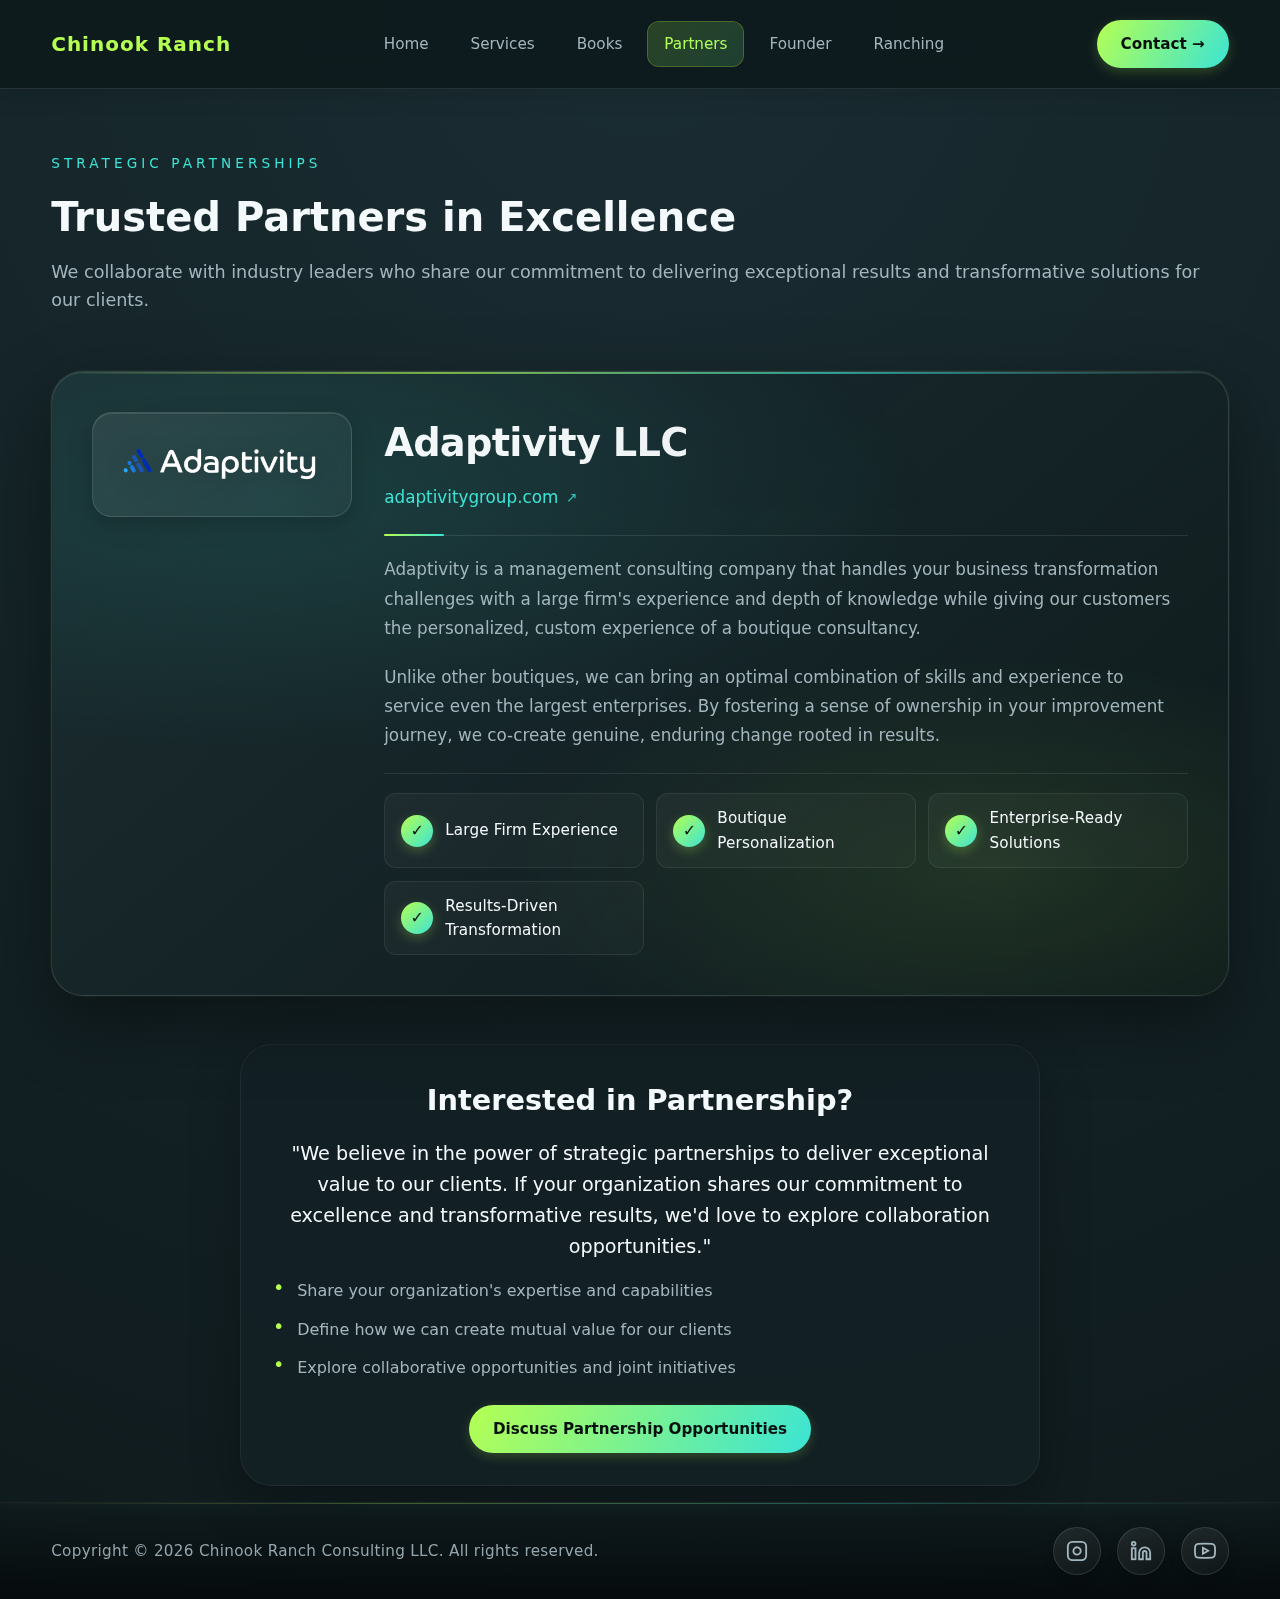
<file: partners.html>
<!DOCTYPE html>
<html lang="en">
  <head>
    <meta charset="UTF-8" />
    <meta name="viewport" content="width=device-width, initial-scale=1.0" />
    <title>Partners | Chinook Ranch Consulting LLC</title>
    <link rel="icon" type="image/png" href="assets/images/hero.png" />
    <link rel="stylesheet" href="assets/css/style.css" />
  </head>
  <body class="page">
    <!-- Preloader -->
    <div class="preloader" id="preloader">
      <div class="preloader-content">
        <div class="preloader-spinner"></div>
        <div class="preloader-logo">Chinook Ranch</div>
      </div>
      <div class="preloader-pulse"></div>
    </div>

    <header class="site-header">
      <div class="nav-overlay"></div>
      <div class="wrapper navbar">
        <a href="index.html" class="brand">Chinook Ranch</a>
        <button class="mobile-menu-toggle" aria-label="Toggle menu" aria-expanded="false">
          <span></span>
          <span></span>
          <span></span>
        </button>
        <nav class="nav-links">
          <a href="index.html">Home</a>
          <a href="services.html">Services</a>
          <a href="books.html">Books</a>
          <a href="partners.html">Partners</a>
          <a href="founder.html">Founder</a>
          <a href="ranching.html">Ranching</a>
          <a class="cta-btn nav-cta" href="contact.html">Contact →</a>
        </nav>
        <a class="cta-btn" href="contact.html">Contact →</a>
      </div>
    </header>

    <main class="wrapper">
      <!-- Hero Section -->
      <section class="section partners-hero">
        <div class="section-heading">
          <span>Strategic Partnerships</span>
          <h2>Trusted Partners in Excellence</h2>
          <p class="tagline">
            We collaborate with industry leaders who share our commitment to delivering 
            exceptional results and transformative solutions for our clients.
          </p>
        </div>
      </section>

      <!-- Featured Partner: Adaptivity LLC -->
      <section class="section partners-featured-section">
        <div class="partner-featured">
          <div class="partner-featured-content">
            <div class="partner-logo-wrapper">
              <img 
                src="assets/images/partners-adaptivity.png" 
                alt="Adaptivity LLC" 
                class="partner-logo"
              />
            </div>
            <div class="partner-details">
              <div class="partner-header">
                <h2>Adaptivity LLC</h2>
                <a href="https://adaptivitygroup.com" target="_blank" rel="noopener noreferrer" class="partner-website">
                  adaptivitygroup.com
                </a>
              </div>
              <p class="partner-description">
                Adaptivity is a management consulting company that handles your business 
                transformation challenges with a large firm's experience and depth of knowledge 
                while giving our customers the personalized, custom experience of a boutique consultancy.
              </p>
              <p class="partner-description">
                Unlike other boutiques, we can bring an optimal combination of skills and experience 
                to service even the largest enterprises. By fostering a sense of ownership in your 
                improvement journey, we co-create genuine, enduring change rooted in results.
              </p>
              <div class="partner-features">
                <div class="partner-feature-item">
                  <div class="partner-feature-icon">✓</div>
                  <span>Large Firm Experience</span>
                </div>
                <div class="partner-feature-item">
                  <div class="partner-feature-icon">✓</div>
                  <span>Boutique Personalization</span>
                </div>
                <div class="partner-feature-item">
                  <div class="partner-feature-icon">✓</div>
                  <span>Enterprise-Ready Solutions</span>
                </div>
                <div class="partner-feature-item">
                  <div class="partner-feature-icon">✓</div>
                  <span>Results-Driven Transformation</span>
                </div>
              </div>
            </div>
          </div>
        </div>
      </section>

      <!-- Become a Partner Section -->
      <section class="section">
        <div class="glass partner-cta">
          <h3>Interested in Partnership?</h3>
          <p class="quote">
            "We believe in the power of strategic partnerships to deliver exceptional value 
            to our clients. If your organization shares our commitment to excellence and 
            transformative results, we'd love to explore collaboration opportunities."
          </p>
          <ul class="list">
            <li>Share your organization's expertise and capabilities</li>
            <li>Define how we can create mutual value for our clients</li>
            <li>Explore collaborative opportunities and joint initiatives</li>
          </ul>
          <a class="cta-btn" style="margin-top: 1.5rem" href="contact.html">
            Discuss Partnership Opportunities
          </a>
        </div>
      </section>
    </main>

    <footer class="footer">
      <div class="wrapper footer-inner">
        <span>Copyright © <span data-year></span> Chinook Ranch Consulting LLC. All rights reserved.</span>
        <div class="socials">
          <a href="#" class="social-icon" aria-label="Instagram">
            <svg viewBox="0 0 24 24" fill="none" stroke="currentColor" stroke-width="2">
              <rect x="2" y="2" width="20" height="20" rx="5" ry="5"></rect>
              <path d="M16 11.37A4 4 0 1 1 12.63 8 4 4 0 0 1 16 11.37z"></path>
              <line x1="17.5" y1="6.5" x2="17.51" y2="6.5"></line>
            </svg>
          </a>
          <a href="https://www.linkedin.com/in/evcampbell/" class="social-icon" aria-label="LinkedIn">
            <svg viewBox="0 0 24 24" fill="none" stroke="currentColor" stroke-width="2">
              <path d="M16 8a6 6 0 0 1 6 6v7h-4v-7a2 2 0 0 0-2-2 2 2 0 0 0-2 2v7h-4v-7a6 6 0 0 1 6-6z"></path>
              <rect x="2" y="9" width="4" height="12"></rect>
              <circle cx="4" cy="4" r="2"></circle>
            </svg>
          </a>
          <a href="#" class="social-icon" aria-label="YouTube">
            <svg viewBox="0 0 24 24" fill="none" stroke="currentColor" stroke-width="2">
              <path d="M22.54 6.42a2.78 2.78 0 0 0-1.94-2C18.88 4 12 4 12 4s-6.88 0-8.6.46a2.78 2.78 0 0 0-1.94 2A29 29 0 0 0 1 11.75a29 29 0 0 0 .46 5.33A2.78 2.78 0 0 0 3.4 19c1.72.46 8.6.46 8.6.46s6.88 0 8.6-.46a2.78 2.78 0 0 0 1.94-2 29 29 0 0 0 .46-5.25 29 29 0 0 0-.46-5.33z"></path>
              <polygon points="9.75 15.02 15.5 11.75 9.75 8.48 9.75 15.02"></polygon>
            </svg>
          </a>
        </div>
      </div>
    </footer>
    <script src="assets/js/main.js"></script>
  </body>
</html>
</file>
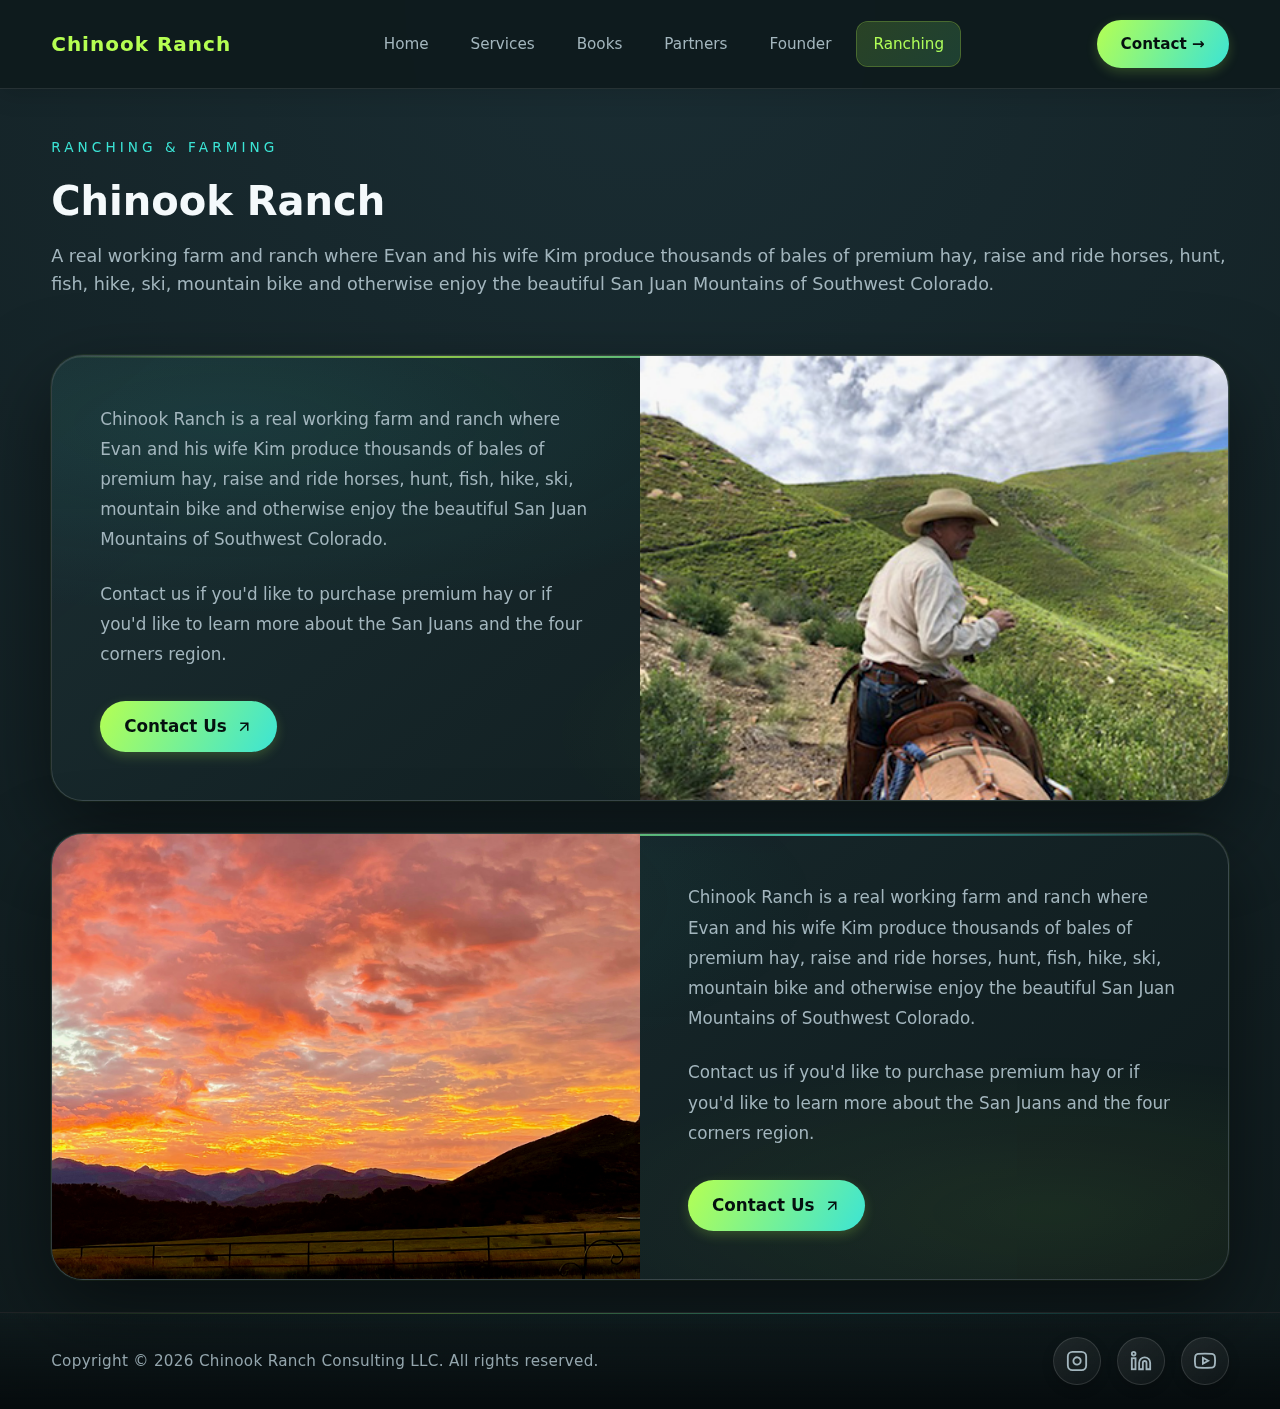
<file: ranching.html>
<!DOCTYPE html>
<html lang="en">
  <head>
    <meta charset="UTF-8" />
    <meta name="viewport" content="width=device-width, initial-scale=1.0" />
    <title>Ranching & Farming | Chinook Ranch Consulting LLC</title>
    <link rel="icon" type="image/png" href="assets/images/hero.png" />
    <link rel="stylesheet" href="assets/css/style.css" />
  </head>
  <body class="page">
    <!-- Preloader -->
    <div class="preloader" id="preloader">
      <div class="preloader-content">
        <div class="preloader-spinner"></div>
        <div class="preloader-logo">Chinook Ranch</div>
      </div>
      <div class="preloader-pulse"></div>
    </div>

    <header class="site-header">
      <div class="nav-overlay"></div>
      <div class="wrapper navbar">
        <a href="index.html" class="brand">Chinook Ranch</a>
        <button class="mobile-menu-toggle" aria-label="Toggle menu" aria-expanded="false">
          <span></span>
          <span></span>
          <span></span>
        </button>
        <nav class="nav-links">
          <a href="index.html">Home</a>
          <a href="services.html">Services</a>
          <a href="books.html">Books</a>
          <a href="partners.html">Partners</a>
          <a href="founder.html">Founder</a>
          <a href="ranching.html">Ranching</a>
          <a class="cta-btn nav-cta" href="contact.html">Contact →</a>
        </nav>
        <a class="cta-btn" href="contact.html">Contact →</a>
      </div>
    </header>

    <main class="wrapper">
      <!-- Hero Section -->
      <section class="section">
        <div class="section-heading">
          <span>Ranching & Farming</span>
          <h2>Chinook Ranch</h2>
          <p class="tagline">
            A real working farm and ranch where Evan and his wife Kim produce thousands of bales 
            of premium hay, raise and ride horses, hunt, fish, hike, ski, mountain bike and 
            otherwise enjoy the beautiful San Juan Mountains of Southwest Colorado.
          </p>
        </div>
      </section>

      <!-- Main Content Section -->
      <section class="section ranching-section">
        <div class="ranching-card">
          <div class="ranching-card-content">
            <div class="ranching-card-text">
              <p>
                Chinook Ranch is a real working farm and ranch where Evan and his wife Kim produce 
                thousands of bales of premium hay, raise and ride horses, hunt, fish, hike, ski, 
                mountain bike and otherwise enjoy the beautiful San Juan Mountains of Southwest Colorado.
              </p>
              <p>
                Contact us if you'd like to purchase premium hay or if you'd like to learn more about 
                the San Juans and the four corners region.
              </p>
              <div class="ranching-cta">
                <a href="contact.html" class="cta-btn">
                  Contact Us
                  <svg viewBox="0 0 24 24" fill="none" stroke="currentColor" stroke-width="2">
                    <line x1="7" y1="17" x2="17" y2="7"></line>
                    <polyline points="7 7 17 7 17 17"></polyline>
                  </svg>
                </a>
              </div>
            </div>
            <div class="ranching-card-image">
              <img src="assets/images/evan_on_mule.jpg" alt="Evan on Mule - Chinook Ranch" />
            </div>
          </div>
        </div>
      </section>

      <!-- Second Image Section -->
      <section class="section ranching-section">
        <div class="ranching-card ranching-card-reverse">
          <div class="ranching-card-content">
            <div class="ranching-card-image">
              <img src="assets/images/east sunrise hires.jpg" alt="San Juan Mountains Sunrise" />
            </div>
            <div class="ranching-card-text">
              <p>
                Chinook Ranch is a real working farm and ranch where Evan and his wife Kim produce 
                thousands of bales of premium hay, raise and ride horses, hunt, fish, hike, ski, 
                mountain bike and otherwise enjoy the beautiful San Juan Mountains of Southwest Colorado.
              </p>
              <p>
                Contact us if you'd like to purchase premium hay or if you'd like to learn more about 
                the San Juans and the four corners region.
              </p>
              <div class="ranching-cta">
                <a href="contact.html" class="cta-btn">
                  Contact Us
                  <svg viewBox="0 0 24 24" fill="none" stroke="currentColor" stroke-width="2">
                    <line x1="7" y1="17" x2="17" y2="7"></line>
                    <polyline points="7 7 17 7 17 17"></polyline>
                  </svg>
                </a>
              </div>
            </div>
          </div>
        </div>
      </section>
    </main>

    <footer class="footer">
      <div class="wrapper footer-inner">
        <span>Copyright © <span data-year></span> Chinook Ranch Consulting LLC. All rights reserved.</span>
        <div class="socials">
          <a href="#" class="social-icon" aria-label="Instagram">
            <svg viewBox="0 0 24 24" fill="none" stroke="currentColor" stroke-width="2">
              <rect x="2" y="2" width="20" height="20" rx="5" ry="5"></rect>
              <path d="M16 11.37A4 4 0 1 1 12.63 8 4 4 0 0 1 16 11.37z"></path>
              <line x1="17.5" y1="6.5" x2="17.51" y2="6.5"></line>
            </svg>
          </a>
          <a href="https://www.linkedin.com/in/evcampbell/" class="social-icon" aria-label="LinkedIn">
            <svg viewBox="0 0 24 24" fill="none" stroke="currentColor" stroke-width="2">
              <path d="M16 8a6 6 0 0 1 6 6v7h-4v-7a2 2 0 0 0-2-2 2 2 0 0 0-2 2v7h-4v-7a6 6 0 0 1 6-6z"></path>
              <rect x="2" y="9" width="4" height="12"></rect>
              <circle cx="4" cy="4" r="2"></circle>
            </svg>
          </a>
          <a href="#" class="social-icon" aria-label="YouTube">
            <svg viewBox="0 0 24 24" fill="none" stroke="currentColor" stroke-width="2">
              <path d="M22.54 6.42a2.78 2.78 0 0 0-1.94-2C18.88 4 12 4 12 4s-6.88 0-8.6.46a2.78 2.78 0 0 0-1.94 2A29 29 0 0 0 1 11.75a29 29 0 0 0 .46 5.33A2.78 2.78 0 0 0 3.4 19c1.72.46 8.6.46 8.6.46s6.88 0 8.6-.46a2.78 2.78 0 0 0 1.94-2 29 29 0 0 0 .46-5.25 29 29 0 0 0-.46-5.33z"></path>
              <polygon points="9.75 15.02 15.5 11.75 9.75 8.48 9.75 15.02"></polygon>
            </svg>
          </a>
        </div>
      </div>
    </footer>
    <script src="assets/js/main.js"></script>
  </body>
</html>
</file>
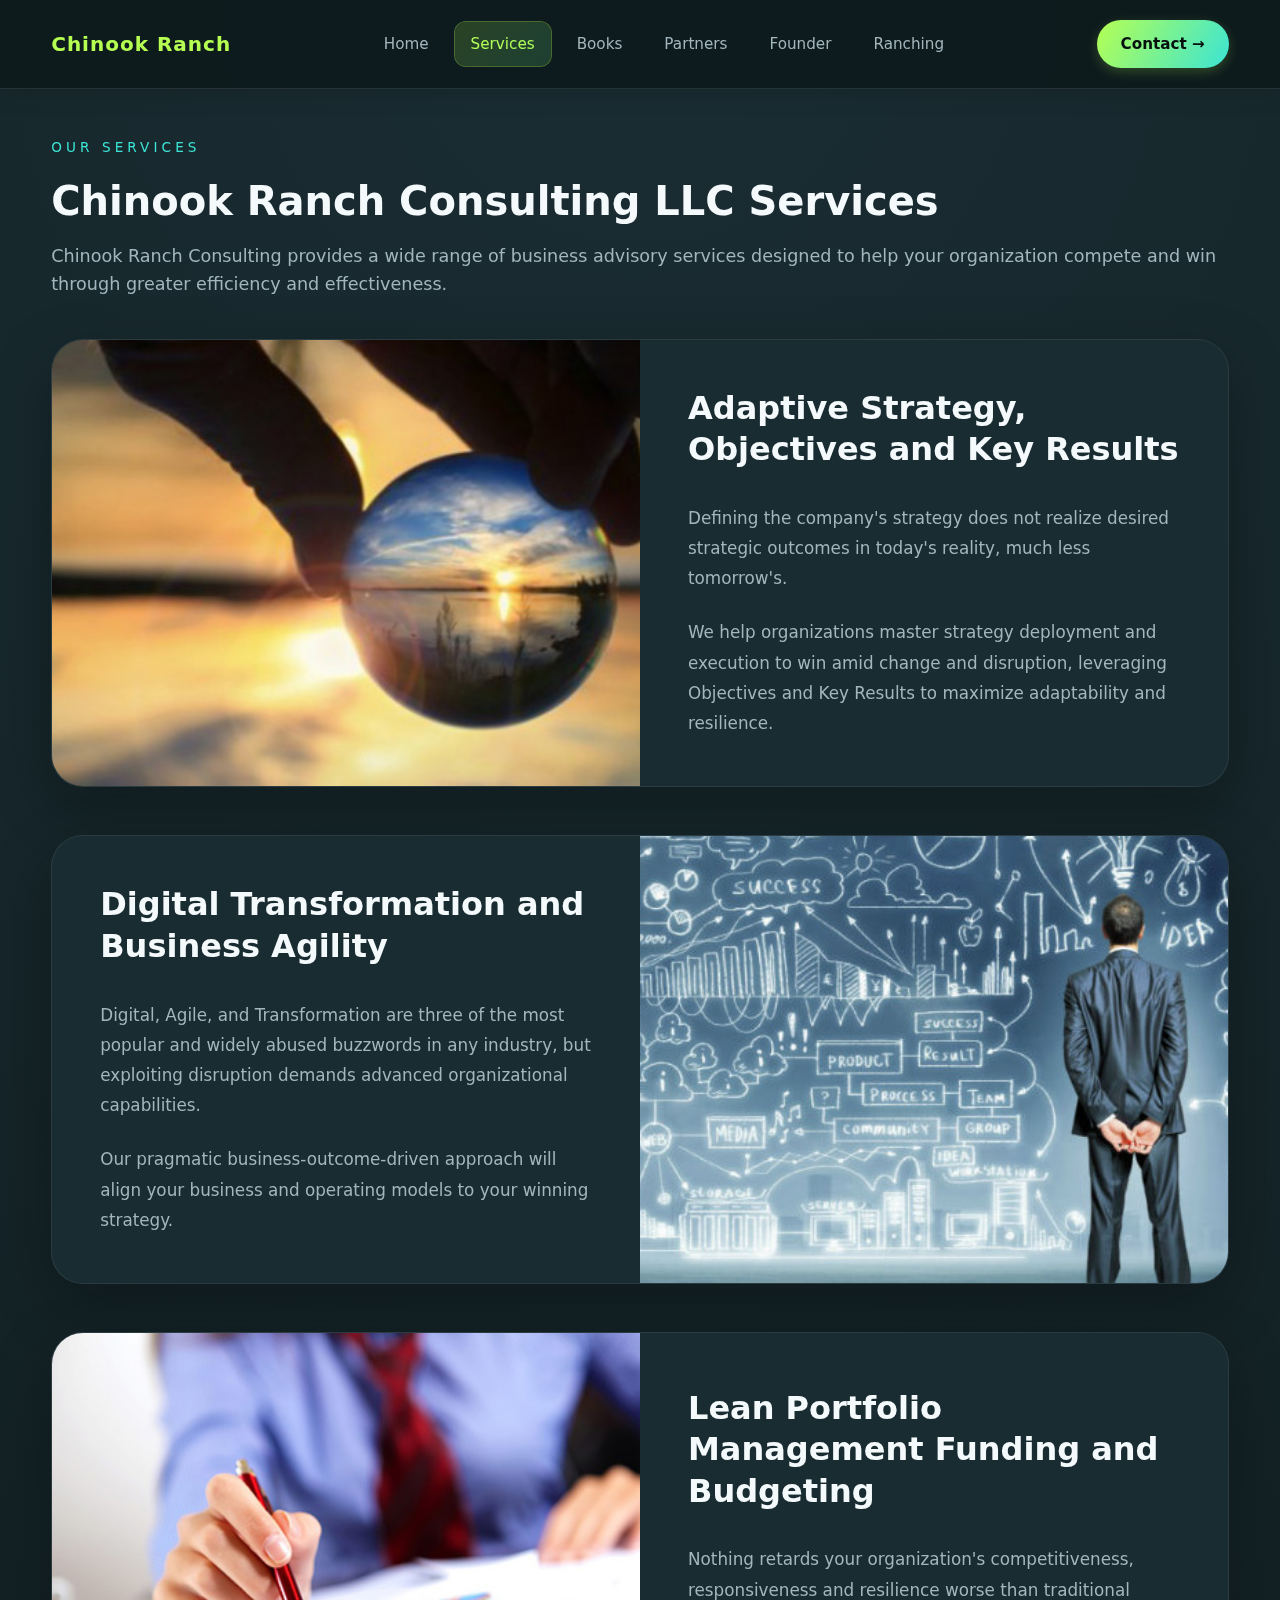
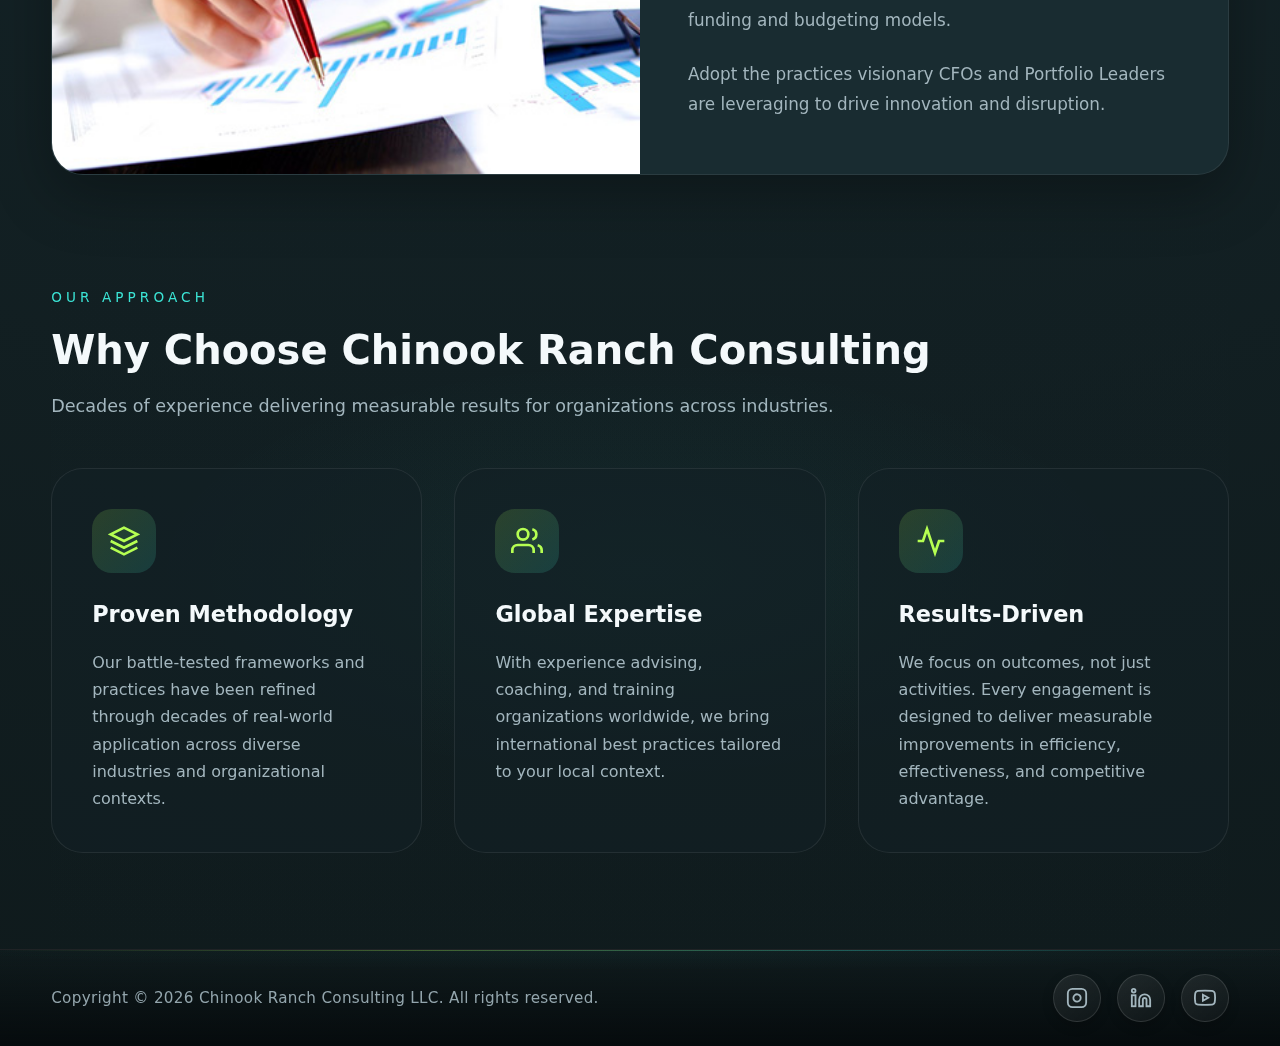
<file: services.html>
<!DOCTYPE html>
<html lang="en">
  <head>
    <meta charset="UTF-8" />
    <meta name="viewport" content="width=device-width, initial-scale=1.0" />
    <title>Services | Chinook Ranch Consulting LLC</title>
    <link rel="icon" type="image/png" href="assets/images/hero.png" />
    <link rel="stylesheet" href="assets/css/style.css" />
  </head>
  <body class="page">
    <!-- Preloader -->
    <div class="preloader" id="preloader">
      <div class="preloader-content">
        <div class="preloader-spinner"></div>
        <div class="preloader-logo">Chinook Ranch</div>
      </div>
      <div class="preloader-pulse"></div>
    </div>

    <header class="site-header">
      <div class="nav-overlay"></div>
      <div class="wrapper navbar">
        <a href="index.html" class="brand">Chinook Ranch</a>
        <button class="mobile-menu-toggle" aria-label="Toggle menu" aria-expanded="false">
          <span></span>
          <span></span>
          <span></span>
        </button>
        <nav class="nav-links">
          <a href="index.html">Home</a>
          <a href="services.html">Services</a>
          <a href="books.html">Books</a>
          <a href="partners.html">Partners</a>
          <a href="founder.html">Founder</a>
          <a href="ranching.html">Ranching</a>
          <a class="cta-btn nav-cta" href="contact.html">Contact →</a>
        </nav>
        <a class="cta-btn" href="contact.html">Contact →</a>
      </div>
    </header>

    <main class="wrapper">
      <section class="section">
        <div class="section-heading">
          <span>Our Services</span>
          <h2>Chinook Ranch Consulting LLC Services</h2>
          <p class="tagline">
            Chinook Ranch Consulting provides a wide range of business advisory services designed to help your organization compete and win through greater efficiency and effectiveness.
          </p>
        </div>
        <div class="services-grid">
          <article class="service-card">
            <div class="service-image">
              <img
                src="assets/images/ball.jpg"
                alt="Adaptive Strategy, Objectives and Key Results"
              />
            </div>
            <div class="service-content">
              <h3>Adaptive Strategy, Objectives and Key Results</h3>
              <p>
                Defining the company's strategy does not realize desired strategic outcomes in today's reality, much less tomorrow's.
              </p>
              <p>
                We help organizations master strategy deployment and execution to win amid change and disruption, leveraging Objectives and Key Results to maximize adaptability and resilience.
              </p>
            </div>
          </article>
          <article class="service-card">
            <div class="service-image">
              <img
                src="assets/images/digital_strategy_tips.jpg"
                alt="Digital Transformation and Business Agility"
              />
            </div>
            <div class="service-content">
              <h3>Digital Transformation and Business Agility</h3>
              <p>
                Digital, Agile, and Transformation are three of the most popular and widely abused buzzwords in any industry, but exploiting disruption demands advanced organizational capabilities.
              </p>
              <p>
                Our pragmatic business-outcome-driven approach will align your business and operating models to your winning strategy.
              </p>
            </div>
          </article>
          <article class="service-card">
            <div class="service-image">
              <img
                src="assets/images/budgeting.jpg"
                alt="Lean Portfolio Management Funding and Budgeting"
              />
            </div>
            <div class="service-content">
              <h3>Lean Portfolio Management Funding and Budgeting</h3>
              <p>
                Nothing retards your organization's competitiveness, responsiveness and resilience worse than traditional funding and budgeting models.
              </p>
              <p>
                Adopt the practices visionary CFOs and Portfolio Leaders are leveraging to drive innovation and disruption.
              </p>
            </div>
          </article>
        </div>
      </section>

      <!-- Why Choose Us Section -->
      <section class="section why-choose-section">
        <div class="section-heading">
          <span>Our Approach</span>
          <h2>Why Choose Chinook Ranch Consulting</h2>
          <p class="tagline">
            Decades of experience delivering measurable results for organizations across industries.
          </p>
        </div>
        <div class="features-grid">
          <div class="feature-box">
            <div class="feature-icon-wrapper">
              <svg width="48" height="48" viewBox="0 0 24 24" fill="none" stroke="currentColor" stroke-width="2">
                <path d="M12 2L2 7l10 5 10-5-10-5zM2 17l10 5 10-5M2 12l10 5 10-5"/>
              </svg>
            </div>
            <h3>Proven Methodology</h3>
            <p>
              Our battle-tested frameworks and practices have been refined through decades of real-world application across diverse industries and organizational contexts.
            </p>
          </div>
          <div class="feature-box">
            <div class="feature-icon-wrapper">
              <svg width="48" height="48" viewBox="0 0 24 24" fill="none" stroke="currentColor" stroke-width="2">
                <path d="M17 21v-2a4 4 0 0 0-4-4H5a4 4 0 0 0-4 4v2"/>
                <circle cx="9" cy="7" r="4"/>
                <path d="M23 21v-2a4 4 0 0 0-3-3.87M16 3.13a4 4 0 0 1 0 7.75"/>
              </svg>
            </div>
            <h3>Global Expertise</h3>
            <p>
              With experience advising, coaching, and training organizations worldwide, we bring international best practices tailored to your local context.
            </p>
          </div>
          <div class="feature-box">
            <div class="feature-icon-wrapper">
              <svg width="48" height="48" viewBox="0 0 24 24" fill="none" stroke="currentColor" stroke-width="2">
                <polyline points="22 12 18 12 15 21 9 3 6 12 2 12"/>
              </svg>
            </div>
            <h3>Results-Driven</h3>
            <p>
              We focus on outcomes, not just activities. Every engagement is designed to deliver measurable improvements in efficiency, effectiveness, and competitive advantage.
            </p>
          </div>
        </div>
      </section>
    </main>

    <footer class="footer">
      <div class="wrapper footer-inner">
        <span>Copyright © <span data-year></span> Chinook Ranch Consulting LLC. All rights reserved.</span>
        <div class="socials">
          <a href="#" class="social-icon" aria-label="Instagram">
            <svg viewBox="0 0 24 24" fill="none" stroke="currentColor" stroke-width="2">
              <rect x="2" y="2" width="20" height="20" rx="5" ry="5"></rect>
              <path d="M16 11.37A4 4 0 1 1 12.63 8 4 4 0 0 1 16 11.37z"></path>
              <line x1="17.5" y1="6.5" x2="17.51" y2="6.5"></line>
            </svg>
          </a>
          <a href="https://www.linkedin.com/in/evcampbell/" class="social-icon" aria-label="LinkedIn">
            <svg viewBox="0 0 24 24" fill="none" stroke="currentColor" stroke-width="2">
              <path d="M16 8a6 6 0 0 1 6 6v7h-4v-7a2 2 0 0 0-2-2 2 2 0 0 0-2 2v7h-4v-7a6 6 0 0 1 6-6z"></path>
              <rect x="2" y="9" width="4" height="12"></rect>
              <circle cx="4" cy="4" r="2"></circle>
            </svg>
          </a>
          <a href="#" class="social-icon" aria-label="YouTube">
            <svg viewBox="0 0 24 24" fill="none" stroke="currentColor" stroke-width="2">
              <path d="M22.54 6.42a2.78 2.78 0 0 0-1.94-2C18.88 4 12 4 12 4s-6.88 0-8.6.46a2.78 2.78 0 0 0-1.94 2A29 29 0 0 0 1 11.75a29 29 0 0 0 .46 5.33A2.78 2.78 0 0 0 3.4 19c1.72.46 8.6.46 8.6.46s6.88 0 8.6-.46a2.78 2.78 0 0 0 1.94-2 29 29 0 0 0 .46-5.25 29 29 0 0 0-.46-5.33z"></path>
              <polygon points="9.75 15.02 15.5 11.75 9.75 8.48 9.75 15.02"></polygon>
            </svg>
          </a>
        </div>
      </div>
    </footer>
    <script src="assets/js/main.js"></script>
  </body>
</html>
</file>
<file: assets/css/style.css>
/* Core palette */
:root {
  --bg: #0f1a1c;
  --bg-alt: #132024;
  --bg-light: #192c31;
  --fg: #f4f9fb;
  --muted: #a3b6be;
  --accent: #b5ff52;
  --accent-dark: #7fcc1f;
  --highlight: #3be4d5;
  --shadow: 0 20px 50px rgba(0, 0, 0, 0.25);
  --radius-lg: 32px;
  --radius-md: 20px;
  --radius-sm: 12px;
  --max-width: 1200px;
  --transition: 200ms ease;
  font-family: "Inter", "Segoe UI", system-ui, -apple-system, BlinkMacSystemFont,
    sans-serif;
}

*,
*::before,
*::after {
  box-sizing: border-box;
  margin: 0;
  padding: 0;
}

body {
  background: radial-gradient(circle at top, #1a2d33, var(--bg));
  color: var(--fg);
  font-family: inherit;
  line-height: 1.6;
  min-height: 100vh;
}

img {
  max-width: 100%;
  display: block;
}

a {
  color: inherit;
  text-decoration: none;
}

ul {
  list-style: none;
}

.page {
  display: flex;
  flex-direction: column;
  min-height: 100vh;
}

html, body {
  overflow-x: hidden;
}

.wrapper {
  width: min(92vw, var(--max-width));
  margin: 0 auto;
}

main.wrapper {
  padding-top: 2rem;
}

header.site-header {
  position: sticky;
  top: 0;
  z-index: 1000;
  background: rgba(15, 26, 28, 0.95);
  backdrop-filter: blur(20px) saturate(180%);
  -webkit-backdrop-filter: blur(20px) saturate(180%);
  border-bottom: 1px solid rgba(255, 255, 255, 0.1);
  box-shadow: 0 4px 24px rgba(0, 0, 0, 0.15);
  transition: all 0.3s ease;
}

.navbar {
  display: flex;
  align-items: center;
  justify-content: space-between;
  padding: 1.25rem 0;
  gap: 2rem;
  position: relative;
}

.brand {
  font-size: 1.25rem;
  font-weight: 700;
  letter-spacing: 0.05em;
  color: var(--accent);
  text-decoration: none;
  display: flex;
  align-items: center;
  gap: 0.5rem;
  transition: all 0.3s cubic-bezier(0.4, 0, 0.2, 1);
  position: relative;
  z-index: 1001;
  white-space: nowrap;
}

.brand::before {
  content: "";
  position: absolute;
  inset: -0.5rem;
  background: radial-gradient(circle, rgba(181, 255, 82, 0.1), transparent 70%);
  opacity: 0;
  transition: opacity 0.3s;
  border-radius: 8px;
}

.brand:hover {
  color: var(--highlight);
  transform: translateY(-1px);
}

.brand:hover::before {
  opacity: 1;
}

.nav-links {
  display: flex;
  gap: 0.5rem;
  font-weight: 500;
  align-items: center;
}

.nav-links a {
  color: var(--muted);
  padding: 0.6rem 1rem;
  border-radius: var(--radius-sm);
  border: 1px solid transparent;
  transition: all 0.3s cubic-bezier(0.4, 0, 0.2, 1);
  position: relative;
  font-size: 0.95rem;
  white-space: nowrap;
}

.nav-links a::before {
  content: "";
  position: absolute;
  inset: 0;
  background: linear-gradient(135deg, rgba(181, 255, 82, 0.1), rgba(59, 228, 213, 0.1));
  border-radius: var(--radius-sm);
  opacity: 0;
  transition: opacity 0.3s;
}

.nav-links a:hover {
  color: var(--fg);
  border-color: rgba(181, 255, 82, 0.2);
  transform: translateY(-1px);
}

.nav-links a:hover::before {
  opacity: 1;
}

.nav-links a[aria-current="page"] {
  color: var(--accent);
  background: rgba(181, 255, 82, 0.08);
  border-color: rgba(181, 255, 82, 0.3);
}

.nav-links a[aria-current="page"]::before {
  opacity: 1;
}

/* Mobile Menu Button */
.mobile-menu-toggle {
  display: none;
  flex-direction: column;
  justify-content: space-between;
  width: 32px;
  height: 24px;
  background: transparent;
  border: none;
  cursor: pointer;
  padding: 0;
  z-index: 1001;
  position: relative;
  transition: all 0.3s;
}

.mobile-menu-toggle span {
  display: block;
  height: 3px;
  width: 100%;
  background: var(--accent);
  border-radius: 3px;
  transition: all 0.3s cubic-bezier(0.4, 0, 0.2, 1);
  transform-origin: center;
}

.mobile-menu-toggle:hover span {
  background: var(--highlight);
}

.mobile-menu-toggle.active span:nth-child(1) {
  transform: translateY(10.5px) rotate(45deg);
}

.mobile-menu-toggle.active span:nth-child(2) {
  opacity: 0;
  transform: scaleX(0);
}

.mobile-menu-toggle.active span:nth-child(3) {
  transform: translateY(-10.5px) rotate(-45deg);
}

.cta-btn {
  background: linear-gradient(120deg, var(--accent), var(--highlight));
  color: #05100f;
  font-weight: 600;
  padding: 0.75rem 1.5rem;
  border-radius: 999px;
  border: none;
  cursor: pointer;
  transition: all 0.3s cubic-bezier(0.4, 0, 0.2, 1);
  display: inline-flex;
  align-items: center;
  gap: 0.5rem;
  font-size: 0.95rem;
  white-space: nowrap;
  box-shadow: 0 4px 12px rgba(181, 255, 82, 0.2);
  position: relative;
  overflow: hidden;
}

.cta-btn::before {
  content: "";
  position: absolute;
  inset: 0;
  background: linear-gradient(120deg, var(--highlight), var(--accent));
  opacity: 0;
  transition: opacity 0.3s;
}

.cta-btn span,
.cta-btn svg {
  position: relative;
  z-index: 1;
}

/* Banner Section */
.banner-section {
  width: 100%;
  min-height: 700px;
  position: relative;
  overflow: hidden;
  display: flex;
  align-items: center;
  justify-content: center;
  border-radius: 0;
}

.banner-background {
  position: absolute;
  inset: 0;
  background-image: url('../images/aspires.jpg');
  background-size: cover;
  background-position: center;
  background-repeat: no-repeat;
  z-index: 0;
  animation: backgroundZoom 25s ease-in-out infinite alternate;
}

@keyframes backgroundZoom {
  0% {
    transform: scale(1);
  }
  100% {
    transform: scale(1.3);
  }
}

.banner-overlay {
  position: absolute;
  inset: 0;
  background: linear-gradient(
    135deg,
    rgba(15, 26, 28, 0.75) 0%,
    rgba(19, 32, 36, 0.7) 25%,
    rgba(15, 26, 28, 0.72) 50%,
    rgba(19, 32, 36, 0.7) 75%,
    rgba(15, 26, 28, 0.75) 100%
  );
  z-index: 1;
}

.banner-overlay::before {
  content: "";
  position: absolute;
  inset: 0;
  background: 
    radial-gradient(ellipse 60% 50% at 50% 50%, rgba(59, 228, 213, 0.12), transparent 70%),
    radial-gradient(ellipse 50% 40% at 20% 80%, rgba(181, 255, 82, 0.1), transparent 70%),
    radial-gradient(ellipse 40% 30% at 80% 20%, rgba(181, 255, 82, 0.08), transparent 70%);
  pointer-events: none;
}

.banner-content {
  position: relative;
  z-index: 2;
  width: min(92vw, 1200px);
  margin: 0 auto;
  padding: 4rem 2rem;
  display: flex;
  flex-direction: column;
  align-items: center;
  justify-content: center;
  gap: 3rem;
}

.banner-hero-image {
  position: relative;
  max-width: 720px;
  width: 100%;
  animation: heroFadeIn 1s ease-out;
  filter: drop-shadow(0 20px 60px rgba(0, 0, 0, 0.5));
}

@keyframes heroFadeIn {
  from {
    opacity: 0;
    transform: translateY(30px) scale(0.95);
  }
  to {
    opacity: 1;
    transform: translateY(0) scale(1);
  }
}

.banner-hero-image img {
  width: 100%;
  height: auto;
  object-fit: contain;
  display: block;
  border-radius: var(--radius-md);
  transition: transform 0.6s cubic-bezier(0.4, 0, 0.2, 1);
}

.banner-hero-image:hover img {
  transform: scale(1.05);
}

.banner-quote {
  text-align: center;
  max-width: 900px;
  position: relative;
  animation: fadeInUp 1.2s ease-out 0.4s both;
}

@keyframes fadeInUp {
  from {
    opacity: 0;
    transform: translateY(30px);
  }
  to {
    opacity: 1;
    transform: translateY(0);
  }
}

.quote-decoration {
  font-size: clamp(4rem, 10vw, 6rem);
  line-height: 1;
  color: var(--accent);
  opacity: 0.12;
  font-family: Georgia, serif;
  position: absolute;
  top: -2rem;
  left: 50%;
  transform: translateX(-50%);
  font-weight: 700;
  user-select: none;
  pointer-events: none;
}

.banner-quote blockquote {
  font-size: clamp(1.5rem, 4vw, 1.7rem);
  line-height: 1.6;
  color: var(--fg);
  font-style: normal;
  margin: 0;
  font-weight: 600;
  letter-spacing: -0.01em;
  position: relative;
  z-index: 1;
  padding: 1.5rem 0 1rem;
  text-shadow: 0 2px 20px rgba(0, 0, 0, 0.4);
}

.banner-quote blockquote strong {
  font-weight: 500;
  color: var(--accent);
  text-shadow: 0 2px 15px rgba(181, 255, 82, 0.3);
}

.quote-author {
  margin-top: 1rem;
  font-size: clamp(0.9rem, 2vw, 1.1rem);
  color: #fff;
  letter-spacing: 0.15em;
  text-transform: uppercase;
  font-weight: 500;
  opacity: 0.9;
  text-shadow: 0 1px 10px rgba(0, 0, 0, 0.3);
}

/* About Section - Modern Architecture */
.about-section {
  padding: 6rem 0;
  position: relative;
}

.about-content {
  display: grid;
  grid-template-columns: 1.1fr 0.9fr;
  gap: 5rem;
  align-items: start;
}

.about-text {
  display: flex;
  flex-direction: column;
  gap: 2rem;
}

.section-label {
  text-transform: uppercase;
  letter-spacing: 0.2em;
  font-size: 0.85rem;
  color: var(--highlight);
  font-weight: 600;
  margin-bottom: 0.5rem;
}

.about-text h2 {
  font-size: clamp(2.2rem, 5vw, 3.2rem);
  line-height: 1.15;
  margin-bottom: 1rem;
  color: var(--fg);
  font-weight: 700;
  letter-spacing: -0.02em;
}

.about-description {
  display: flex;
  flex-direction: column;
  gap: 1.5rem;
}

.about-description p {
  color: var(--muted);
  font-size: 1.15rem;
  line-height: 1.9;
  font-weight: 400;
}

.about-features {
  display: grid;
  gap: 1.2rem;
  margin-top: 1rem;
  padding-top: 2rem;
  border-top: 1px solid rgba(255, 255, 255, 0.08);
}

.feature-item {
  display: flex;
  align-items: flex-start;
  gap: 1rem;
  padding: 1rem;
  background: rgba(255, 255, 255, 0.02);
  border-radius: var(--radius-sm);
  border: 1px solid rgba(255, 255, 255, 0.04);
  transition: all var(--transition);
}

.feature-item:hover {
  background: rgba(255, 255, 255, 0.04);
  border-color: rgba(181, 255, 82, 0.2);
  transform: translateX(4px);
}

.feature-icon {
  width: 2rem;
  height: 2rem;
  border-radius: 50%;
  background: linear-gradient(135deg, var(--accent), var(--highlight));
  color: #05100f;
  display: flex;
  align-items: center;
  justify-content: center;
  font-weight: 700;
  font-size: 1rem;
  flex-shrink: 0;
}

.feature-text {
  display: flex;
  flex-direction: column;
  gap: 0.3rem;
}

.feature-text strong {
  color: var(--fg);
  font-size: 1.1rem;
  font-weight: 600;
}

.feature-text span {
  color: var(--muted);
  font-size: 0.95rem;
}

.about-image-wrapper {
  display: flex;
  justify-content: flex-end;
  align-items: center;
  position: sticky;
  top: 120px;
  height: fit-content;
}

.about-image {
  width: 100%;
  max-width: 550px;
  position: relative;
  border-radius: var(--radius-lg);
  overflow: hidden;
  box-shadow: 0 30px 80px rgba(0, 0, 0, 0.4);
  border: 1px solid rgba(255, 255, 255, 0.1);
  transition: transform var(--transition), box-shadow var(--transition);
  background: var(--bg-light);
}

.about-image::before {
  content: "";
  position: absolute;
  inset: -2px;
  background: linear-gradient(135deg, var(--accent), var(--highlight));
  border-radius: var(--radius-lg);
  opacity: 0;
  transition: opacity var(--transition);
  z-index: -1;
}

.about-image:hover {
  transform: translateY(-8px) scale(1.01);
  box-shadow: 0 40px 100px rgba(0, 0, 0, 0.5);
}

.about-image:hover::before {
  opacity: 0.3;
}

.about-image img {
  width: 100%;
  height: 100%;
  object-fit: cover;
  min-height: 500px;
  display: block;
}

.hero {
  padding: 5rem 0 4rem;
  display: grid;
  gap: 3rem;
  grid-template-columns: repeat(auto-fit, minmax(280px, 1fr));
  align-items: center;
}

.hero h1 {
  font-size: clamp(2.5rem, 5vw, 3.8rem);
  line-height: 1.2;
  margin-bottom: 1.2rem;
}

.hero p {
  color: var(--muted);
  font-size: 1.1rem;
  margin-bottom: 2rem;
}

.hero-card {
  background: linear-gradient(140deg, rgba(27, 45, 49, 0.8), rgba(15, 26, 28, 0.7));
  border: 1px solid rgba(255, 255, 255, 0.05);
  border-radius: var(--radius-lg);
  padding: 2rem;
  box-shadow: var(--shadow);
  position: relative;
  overflow: hidden;
}

.hero-card::after {
  content: "";
  position: absolute;
  inset: 0;
  background: radial-gradient(circle at top right, rgba(59, 228, 213, 0.3), transparent);
  pointer-events: none;
}

.hero-card h2 {
  font-size: 1.2rem;
  letter-spacing: 0.1em;
  text-transform: uppercase;
  color: var(--highlight);
  margin-bottom: 1rem;
}

.metrics {
  display: grid;
  grid-template-columns: repeat(auto-fit, minmax(140px, 1fr));
  gap: 1.5rem;
  margin-top: 1.5rem;
}

.metric {
  background: rgba(255, 255, 255, 0.02);
  border-radius: var(--radius-md);
  padding: 1rem 1.2rem;
  border: 1px solid rgba(255, 255, 255, 0.06);
}

.metric span {
  font-size: 2rem;
  font-weight: 700;
  color: var(--accent);
  display: block;
}

.section {
  padding: 1rem 0;
}

.partners-hero {
  padding: 2rem 0 1rem;
}

.partners-featured-section {
  padding: 0 0 2rem;
}

.section-heading {
  display: flex;
  flex-direction: column;
  gap: 0.6rem;
  margin-bottom: 2.5rem;
}

.books-preorder-section .section-heading,
.contact-section .section-heading {
  margin-bottom: 0;
}

.section-heading span {
  text-transform: uppercase;
  letter-spacing: 0.3em;
  color: var(--highlight);
  font-size: 0.85rem;
}

.section-heading h2 {
  font-size: clamp(1.9rem, 4vw, 2.5rem);
}

.card-grid {
  display: grid;
  grid-template-columns: repeat(auto-fit, minmax(240px, 1fr));
  gap: 1.5rem;
}

/* Services Grid */
.services-grid {
  display: grid;
  gap: 3rem;
}

.service-card {
  display: grid;
  grid-template-columns: 1fr 1fr;
  gap: 0;
  align-items: stretch;
  background: var(--bg-light);
  border-radius: var(--radius-lg);
  overflow: hidden;
  border: 1px solid rgba(255, 255, 255, 0.08);
  box-shadow: 0 20px 60px rgba(0, 0, 0, 0.3);
  transition: all 0.4s cubic-bezier(0.4, 0, 0.2, 1);
  position: relative;
}

.service-card::before {
  content: "";
  position: absolute;
  inset: 0;
  background: linear-gradient(135deg, rgba(181, 255, 82, 0.05), rgba(59, 228, 213, 0.05));
  opacity: 0;
  transition: opacity 0.4s;
  pointer-events: none;
  z-index: 0;
}

.service-card:hover::before {
  opacity: 1;
}

.service-card:nth-child(even) {
  grid-template-columns: 1fr 1fr;
}

.service-card:nth-child(even) .service-image {
  order: 2;
}

.service-card:nth-child(even) .service-content {
  order: 1;
}

.service-card:hover {
  transform: translateY(-8px);
  box-shadow: 0 35px 100px rgba(0, 0, 0, 0.5);
  border-color: rgba(181, 255, 82, 0.4);
}

.service-image {
  position: relative;
  overflow: hidden;
  height: 100%;
  min-height: 350px;
  z-index: 1;
}

.service-image img {
  width: 100%;
  height: 100%;
  object-fit: cover;
  display: block;
  transition: transform 0.8s cubic-bezier(0.4, 0, 0.2, 1);
}

.service-card:hover .service-image img {
  transform: scale(1.08);
}

.service-content {
  padding: 3rem;
  display: flex;
  flex-direction: column;
  gap: 1.5rem;
  position: relative;
  z-index: 1;
  justify-content: center;
}

.service-content h3 {
  font-size: clamp(1.5rem, 3vw, 2rem);
  line-height: 1.3;
  color: var(--fg);
  font-weight: 600;
  margin-bottom: 0.5rem;
}

.service-content p {
  color: var(--muted);
  font-size: 1.05rem;
  line-height: 1.8;
  margin: 0;
}

/* Why Choose Section */
.why-choose-section {
  background: linear-gradient(
    180deg,
    transparent 0%,
    rgba(19, 32, 36, 0.3) 50%,
    transparent 100%
  );
  padding: 6rem 0;
  position: relative;
}

.why-choose-section::before {
  content: "";
  position: absolute;
  inset: 0;
  background: 
    radial-gradient(ellipse 60% 40% at 50% 50%, rgba(59, 228, 213, 0.05), transparent 70%);
  pointer-events: none;
}

.features-grid {
  display: grid;
  grid-template-columns: repeat(auto-fit, minmax(280px, 1fr));
  gap: 2rem;
  margin-top: 3rem;
}

.feature-box {
  background: rgba(19, 32, 36, 0.6);
  border: 1px solid rgba(255, 255, 255, 0.08);
  border-radius: var(--radius-lg);
  padding: 2.5rem;
  transition: all 0.4s cubic-bezier(0.4, 0, 0.2, 1);
  position: relative;
  overflow: hidden;
}

.feature-box::before {
  content: "";
  position: absolute;
  inset: 0;
  background: linear-gradient(135deg, rgba(181, 255, 82, 0.08), rgba(59, 228, 213, 0.08));
  opacity: 0;
  transition: opacity 0.4s;
  pointer-events: none;
}

.feature-box:hover {
  transform: translateY(-6px);
  border-color: rgba(181, 255, 82, 0.3);
  box-shadow: 0 20px 60px rgba(0, 0, 0, 0.4);
  background: rgba(19, 32, 36, 0.8);
}

.feature-box:hover::before {
  opacity: 1;
}

.feature-icon-wrapper {
  width: 64px;
  height: 64px;
  border-radius: var(--radius-md);
  background: linear-gradient(135deg, rgba(181, 255, 82, 0.15), rgba(59, 228, 213, 0.15));
  display: flex;
  align-items: center;
  justify-content: center;
  margin-bottom: 1.5rem;
  color: var(--accent);
  position: relative;
  z-index: 1;
  transition: transform 0.4s;
}

.feature-box:hover .feature-icon-wrapper {
  transform: scale(1.1) rotate(5deg);
}

.feature-icon-wrapper svg {
  width: 32px;
  height: 32px;
  stroke: var(--accent);
}

.feature-box h3 {
  font-size: 1.4rem;
  color: var(--fg);
  font-weight: 600;
  margin-bottom: 1rem;
  position: relative;
  z-index: 1;
}

.feature-box p {
  color: var(--muted);
  font-size: 1rem;
  line-height: 1.7;
  position: relative;
  z-index: 1;
}

.card {
  background: var(--bg-light);
  padding: 2rem;
  border-radius: var(--radius-md);
  border: 1px solid rgba(255, 255, 255, 0.04);
  box-shadow: var(--shadow);
  display: flex;
  flex-direction: column;
  gap: 0.8rem;
  transition: transform var(--transition), border-color var(--transition);
}

.card:hover {
  transform: translateY(-6px);
  border-color: rgba(181, 255, 82, 0.5);
}

.card-icon {
  width: 3rem;
  height: 3rem;
  border-radius: 12px;
  background: rgba(181, 255, 82, 0.15);
  display: grid;
  place-items: center;
  font-size: 1.5rem;
  color: var(--accent);
}

.card h3 {
  font-size: 1.3rem;
}

.card p {
  color: var(--muted);
  flex: 1;
}

.pill {
  display: inline-flex;
  padding: 0.3rem 0.9rem;
  border-radius: 999px;
  background: rgba(255, 255, 255, 0.08);
  font-size: 0.85rem;
  color: var(--highlight);
}

.split {
  display: grid;
  grid-template-columns: repeat(auto-fit, minmax(320px, 1fr));
  gap: 2.5rem;
  align-items: center;
}

.glass {
  background: rgba(19, 32, 36, 0.85);
  border: 1px solid rgba(255, 255, 255, 0.06);
  border-radius: var(--radius-lg);
  padding: clamp(1.8rem, 4vw, 2.5rem);
  box-shadow: var(--shadow);
}

.glass h3 {
  font-size: 1.8rem;
  margin-bottom: 1rem;
}

.list {
  display: grid;
  gap: 0.8rem;
}

.list li {
  display: flex;
  align-items: flex-start;
  gap: 0.8rem;
  color: var(--muted);
}

.list li::before {
  content: "•";
  color: var(--accent);
  font-size: 1.2rem;
  line-height: 1;
}

.book-form {
  display: grid;
  gap: 1rem;
}

.input-field {
  background: rgba(255, 255, 255, 0.05);
  border: 1px solid transparent;
  border-radius: var(--radius-sm);
  padding: 0.9rem 1rem;
  color: var(--fg);
  font-size: 1rem;
  transition: border-color var(--transition), box-shadow var(--transition);
}

.input-field:focus {
  outline: none;
  border-color: var(--accent);
  box-shadow: 0 0 0 3px rgba(181, 255, 82, 0.15);
}

.select-group {
  display: grid;
  gap: 0.6rem;
}

.partners-grid {
  display: grid;
  grid-template-columns: repeat(auto-fit, minmax(140px, 1fr));
  gap: 1.5rem;
  text-align: center;
}

.partner {
  background: rgba(255, 255, 255, 0.03);
  border-radius: var(--radius-sm);
  padding: 1.5rem;
  border: 1px dashed rgba(255, 255, 255, 0.1);
  letter-spacing: 0.08em;
  font-weight: 500;
  color: var(--muted);
}

/* Featured Partner Section */
.partner-featured {
  background: linear-gradient(140deg, rgba(27, 45, 49, 0.95), rgba(15, 26, 28, 0.9));
  border: 1px solid rgba(255, 255, 255, 0.12);
  border-radius: var(--radius-lg);
  padding: 2.5rem;
  box-shadow: 
    0 25px 70px rgba(0, 0, 0, 0.4),
    0 0 0 1px rgba(181, 255, 82, 0.05),
    inset 0 1px 0 rgba(255, 255, 255, 0.1);
  position: relative;
  overflow: hidden;
  transition: all 0.4s cubic-bezier(0.4, 0, 0.2, 1);
}

.partner-featured::before {
  content: "";
  position: absolute;
  inset: 0;
  background: 
    radial-gradient(ellipse 80% 60% at 20% 20%, rgba(59, 228, 213, 0.15), transparent 70%),
    radial-gradient(ellipse 60% 50% at 80% 80%, rgba(181, 255, 82, 0.12), transparent 70%);
  pointer-events: none;
  opacity: 0.8;
}

.partner-featured::after {
  content: "";
  position: absolute;
  top: 0;
  left: 0;
  right: 0;
  height: 2px;
  background: linear-gradient(90deg, transparent, var(--accent), var(--highlight), transparent);
  opacity: 0.6;
}

.partner-featured:hover {
  transform: translateY(-2px);
  box-shadow: 
    0 30px 80px rgba(0, 0, 0, 0.5),
    0 0 0 1px rgba(181, 255, 82, 0.15),
    inset 0 1px 0 rgba(255, 255, 255, 0.15);
  border-color: rgba(181, 255, 82, 0.2);
}

.partner-featured-content {
  display: grid;
  grid-template-columns: 260px 1fr;
  gap: 2rem;
  align-items: start;
  position: relative;
  z-index: 1;
}

.partner-logo-wrapper {
  display: flex;
  align-items: center;
  justify-content: center;
  background: linear-gradient(135deg, rgba(255, 255, 255, 0.08), rgba(255, 255, 255, 0.03));
  border-radius: var(--radius-md);
  padding: 1.8rem;
  border: 1px solid rgba(255, 255, 255, 0.12);
  height: fit-content;
  transition: all 0.4s cubic-bezier(0.4, 0, 0.2, 1);
  position: relative;
  overflow: hidden;
  box-shadow: 
    0 8px 24px rgba(0, 0, 0, 0.2),
    inset 0 1px 0 rgba(255, 255, 255, 0.1);
}

.partner-logo-wrapper::before {
  content: "";
  position: absolute;
  inset: 0;
  background: linear-gradient(135deg, rgba(181, 255, 82, 0.1), rgba(59, 228, 213, 0.1));
  opacity: 0;
  transition: opacity 0.4s;
}

.partner-logo-wrapper:hover {
  background: linear-gradient(135deg, rgba(255, 255, 255, 0.12), rgba(255, 255, 255, 0.06));
  border-color: rgba(181, 255, 82, 0.4);
  transform: translateY(-6px) scale(1.02);
  box-shadow: 
    0 12px 32px rgba(0, 0, 0, 0.3),
    0 0 20px rgba(181, 255, 82, 0.15),
    inset 0 1px 0 rgba(255, 255, 255, 0.15);
}

.partner-logo-wrapper:hover::before {
  opacity: 1;
}

.partner-logo {
  max-width: 100%;
  height: auto;
  object-fit: contain;
  display: block;
  position: relative;
  z-index: 1;
  filter: drop-shadow(0 4px 12px rgba(0, 0, 0, 0.2));
  transition: filter 0.4s;
}

.partner-logo-wrapper:hover .partner-logo {
  filter: drop-shadow(0 6px 16px rgba(181, 255, 82, 0.2));
}

.partner-details {
  display: flex;
  flex-direction: column;
  gap: 1.2rem;
}

.partner-header {
  display: flex;
  flex-direction: column;
  gap: 0.4rem;
  padding-bottom: 1.2rem;
  border-bottom: 1px solid rgba(255, 255, 255, 0.1);
  position: relative;
}

.partner-header::after {
  content: "";
  position: absolute;
  bottom: -1px;
  left: 0;
  width: 60px;
  height: 2px;
  background: linear-gradient(90deg, var(--accent), var(--highlight));
  border-radius: 2px;
}

.partner-header h2 {
  font-size: clamp(1.8rem, 3vw, 2.5rem);
  color: var(--fg);
  font-weight: 700;
  margin: 0;
  letter-spacing: -0.02em;
  background: linear-gradient(135deg, var(--fg), rgba(255, 255, 255, 0.9));
  -webkit-background-clip: text;
  -webkit-text-fill-color: transparent;
  background-clip: text;
}

.partner-website {
  color: var(--highlight);
  font-size: 1.05rem;
  text-decoration: none;
  transition: all 0.3s cubic-bezier(0.4, 0, 0.2, 1);
  display: inline-flex;
  align-items: center;
  gap: 0.5rem;
  font-weight: 500;
  padding: 0.3rem 0;
}

.partner-website:hover {
  color: var(--accent);
  transform: translateX(2px);
}

.partner-website::after {
  content: "↗";
  font-size: 0.85rem;
  opacity: 0.8;
  transition: transform 0.3s cubic-bezier(0.4, 0, 0.2, 1);
}

.partner-website:hover::after {
  transform: translate(3px, -3px);
}

.partner-description {
  color: var(--muted);
  font-size: 1.05rem;
  line-height: 1.75;
  margin: 0;
}

.partner-features {
  display: grid;
  grid-template-columns: repeat(auto-fit, minmax(200px, 1fr));
  gap: 0.8rem;
  margin-top: 0.2rem;
  padding-top: 1.2rem;
  border-top: 1px solid rgba(255, 255, 255, 0.1);
}

.partner-feature-item {
  display: flex;
  align-items: center;
  gap: 0.75rem;
  padding: 0.75rem 1rem;
  background: linear-gradient(135deg, rgba(255, 255, 255, 0.04), rgba(255, 255, 255, 0.02));
  border-radius: var(--radius-sm);
  border: 1px solid rgba(255, 255, 255, 0.08);
  transition: all 0.3s cubic-bezier(0.4, 0, 0.2, 1);
  position: relative;
  overflow: hidden;
}

.partner-feature-item::before {
  content: "";
  position: absolute;
  left: 0;
  top: 0;
  bottom: 0;
  width: 3px;
  background: linear-gradient(180deg, var(--accent), var(--highlight));
  opacity: 0;
  transition: opacity 0.3s;
}

.partner-feature-item:hover {
  background: linear-gradient(135deg, rgba(255, 255, 255, 0.08), rgba(255, 255, 255, 0.04));
  border-color: rgba(181, 255, 82, 0.3);
  transform: translateX(6px);
  box-shadow: 0 4px 12px rgba(0, 0, 0, 0.15);
}

.partner-feature-item:hover::before {
  opacity: 1;
}

.partner-feature-icon {
  width: 2rem;
  height: 2rem;
  border-radius: 50%;
  background: linear-gradient(135deg, var(--accent), var(--highlight));
  color: #05100f;
  display: flex;
  align-items: center;
  justify-content: center;
  font-weight: 700;
  font-size: 1rem;
  flex-shrink: 0;
  box-shadow: 0 4px 12px rgba(181, 255, 82, 0.25);
  transition: all 0.3s cubic-bezier(0.4, 0, 0.2, 1);
}

.partner-feature-item:hover .partner-feature-icon {
  transform: scale(1.1) rotate(5deg);
  box-shadow: 0 6px 16px rgba(181, 255, 82, 0.35);
}

.partner-feature-item span {
  color: var(--fg);
  font-weight: 500;
  font-size: 0.95rem;
  letter-spacing: 0.01em;
}

.partner-cta {
  text-align: center;
  max-width: 800px;
  margin: 0 auto;
  padding: 2rem;
}

.partners-featured-section + .section {
  padding-top: 1rem;
}

/* Founder Page Styles */
.founder-hero {
  padding: 2rem 0 1rem;
}

.founder-section {
  padding: 0 0 3rem;
}

.founder-hero-content {
  max-width: 900px;
  margin: 0 auto;
  text-align: center;
}

.founder-hero-content h1 {
  font-size: clamp(2.5rem, 5vw, 4rem);
  line-height: 1.2;
  margin: 0.8rem 0 1.2rem;
  color: var(--fg);
  font-weight: 700;
  letter-spacing: -0.02em;
  background: linear-gradient(135deg, var(--fg), rgba(255, 255, 255, 0.8));
  -webkit-background-clip: text;
  -webkit-text-fill-color: transparent;
  background-clip: text;
}

.founder-tagline {
  font-size: 1.1rem;
  line-height: 1.75;
  color: var(--muted);
  margin-bottom: 0.8rem;
  max-width: 800px;
  margin-left: auto;
  margin-right: auto;
}

.founder-social-links {
  display: flex;
  justify-content: center;
  gap: 1rem;
  margin-top: 1.5rem;
}

.social-link {
  display: inline-flex;
  align-items: center;
  gap: 0.5rem;
  padding: 0.8rem 1.5rem;
  background: rgba(255, 255, 255, 0.05);
  border: 1px solid rgba(255, 255, 255, 0.1);
  border-radius: var(--radius-md);
  color: var(--fg);
  text-decoration: none;
  transition: all 0.3s cubic-bezier(0.4, 0, 0.2, 1);
  font-weight: 500;
}

.social-link svg {
  width: 20px;
  height: 20px;
}

.social-link:hover {
  background: rgba(255, 255, 255, 0.1);
  border-color: var(--highlight);
  transform: translateY(-2px);
  color: var(--highlight);
}

/* Founder Cards */
.founder-card {
  background: linear-gradient(140deg, rgba(27, 45, 49, 0.98), rgba(15, 26, 28, 0.95));
  border: 1px solid rgba(255, 255, 255, 0.15);
  border-radius: var(--radius-lg);
  padding: 0;
  box-shadow: 
    0 30px 80px rgba(0, 0, 0, 0.5),
    0 0 0 1px rgba(181, 255, 82, 0.08),
    inset 0 1px 0 rgba(255, 255, 255, 0.1);
  position: relative;
  overflow: hidden;
  transition: all 0.5s cubic-bezier(0.4, 0, 0.2, 1);
}

.founder-card::before {
  content: "";
  position: absolute;
  inset: 0;
  background: 
    radial-gradient(ellipse 70% 60% at 15% 15%, rgba(59, 228, 213, 0.15), transparent 75%),
    radial-gradient(ellipse 60% 50% at 85% 85%, rgba(181, 255, 82, 0.12), transparent 75%);
  pointer-events: none;
  opacity: 0.9;
  transition: opacity 0.5s;
}

.founder-card::after {
  content: "";
  position: absolute;
  top: 0;
  left: 0;
  right: 0;
  height: 2px;
  background: linear-gradient(90deg, transparent, var(--accent), var(--highlight), transparent);
  opacity: 0.7;
  transition: opacity 0.5s;
}

.founder-card:hover {
  transform: translateY(-6px);
  box-shadow: 
    0 40px 100px rgba(0, 0, 0, 0.6),
    0 0 0 1px rgba(181, 255, 82, 0.2),
    inset 0 1px 0 rgba(255, 255, 255, 0.15),
    0 0 40px rgba(181, 255, 82, 0.1);
  border-color: rgba(181, 255, 82, 0.3);
}

.founder-card:hover::before {
  opacity: 1;
}

.founder-card:hover::after {
  opacity: 1;
}

.founder-card-content {
  display: grid;
  grid-template-columns: 1fr 1fr;
  gap: 0;
  align-items: stretch;
  position: relative;
  z-index: 1;
}

.founder-card-reverse .founder-card-content {
  grid-template-columns: 1fr 1fr;
}

.founder-card-reverse .founder-card-image {
  order: 1;
}

.founder-card-reverse .founder-card-text {
  order: 2;
}

.founder-card-text {
  padding: 2.5rem;
  display: flex;
  flex-direction: column;
  gap: 1.2rem;
  justify-content: center;
}

.founder-card-label {
  font-size: 0.85rem;
  font-weight: 700;
  color: var(--accent);
  letter-spacing: 0.25em;
  text-transform: uppercase;
  margin-bottom: 0.3rem;
  opacity: 0.9;
}

.founder-card-text h2 {
  font-size: clamp(1.8rem, 3vw, 2.5rem);
  line-height: 1.3;
  color: var(--fg);
  font-weight: 700;
  margin: 0;
  letter-spacing: -0.02em;
  background: linear-gradient(135deg, var(--fg), rgba(255, 255, 255, 0.9));
  -webkit-background-clip: text;
  -webkit-text-fill-color: transparent;
  background-clip: text;
}

.founder-card-text p {
  color: var(--muted);
  font-size: 1.05rem;
  line-height: 1.8;
  margin: 0;
}

.founder-card-text strong {
  color: var(--fg);
  font-weight: 600;
}

.founder-link {
  display: inline-flex;
  align-items: center;
  gap: 0.5rem;
  color: var(--highlight);
  text-decoration: none;
  font-weight: 500;
  margin-top: 0.5rem;
  transition: all 0.3s cubic-bezier(0.4, 0, 0.2, 1);
  font-size: 1.05rem;
}

.founder-link svg {
  width: 18px;
  height: 18px;
  transition: transform 0.3s;
}

.founder-link:hover {
  color: var(--accent);
  transform: translateX(4px);
}

.founder-link:hover svg {
  transform: translate(3px, -3px);
}

.founder-card-image {
  position: relative;
  overflow: hidden;
  min-height: 400px;
  background: var(--bg-light);
}

.founder-card-image::before {
  content: "";
  position: absolute;
  inset: 0;
  background: linear-gradient(135deg, rgba(181, 255, 82, 0.05), rgba(59, 228, 213, 0.05));
  opacity: 0;
  transition: opacity 0.5s;
  z-index: 1;
  pointer-events: none;
}

.founder-card:hover .founder-card-image::before {
  opacity: 1;
}

.founder-card-image img {
  width: 100%;
  height: 100%;
  object-fit: cover;
  display: block;
  transition: transform 1s cubic-bezier(0.4, 0, 0.2, 1), filter 0.5s;
  filter: brightness(0.95) contrast(1.05);
}

.founder-card:hover .founder-card-image img {
  transform: scale(1.1);
  filter: brightness(1) contrast(1.1);
}


/* Contact Page Styles */
.contact-section {
  padding: 0 0 3rem;
}

.contact-container {
  display: grid;
  grid-template-columns: 1.2fr 0.8fr;
  gap: 3rem;
  align-items: start;
}

.contact-form-wrapper {
  background: linear-gradient(140deg, rgba(27, 45, 49, 0.98), rgba(15, 26, 28, 0.95));
  border: 1px solid rgba(255, 255, 255, 0.15);
  border-radius: var(--radius-lg);
  padding: 3rem;
  box-shadow: 
    0 30px 80px rgba(0, 0, 0, 0.5),
    0 0 0 1px rgba(181, 255, 82, 0.08),
    inset 0 1px 0 rgba(255, 255, 255, 0.1);
  position: relative;
  overflow: hidden;
}

.contact-form-wrapper::before {
  content: "";
  position: absolute;
  inset: 0;
  background: 
    radial-gradient(ellipse 70% 60% at 15% 15%, rgba(59, 228, 213, 0.1), transparent 75%),
    radial-gradient(ellipse 60% 50% at 85% 85%, rgba(181, 255, 82, 0.08), transparent 75%);
  pointer-events: none;
  opacity: 0.9;
}

.contact-form-wrapper::after {
  content: "";
  position: absolute;
  top: 0;
  left: 0;
  right: 0;
  height: 2px;
  background: linear-gradient(90deg, transparent, var(--accent), var(--highlight), transparent);
  opacity: 0.7;
}

.contact-form-header {
  margin-bottom: 2rem;
  position: relative;
  z-index: 1;
}

.contact-form-header h2 {
  font-size: clamp(1.8rem, 3vw, 2.3rem);
  color: var(--fg);
  font-weight: 700;
  margin-bottom: 0.5rem;
  letter-spacing: -0.02em;
  background: linear-gradient(135deg, var(--fg), rgba(255, 255, 255, 0.9));
  -webkit-background-clip: text;
  -webkit-text-fill-color: transparent;
  background-clip: text;
}

.contact-form-header p {
  color: var(--muted);
  font-size: 1rem;
  line-height: 1.6;
}

.contact-form {
  display: flex;
  flex-direction: column;
  gap: 1.5rem;
  position: relative;
  z-index: 1;
}

.form-group {
  display: flex;
  flex-direction: column;
  gap: 0.5rem;
}

.form-label {
  color: var(--fg);
  font-weight: 500;
  font-size: 0.95rem;
  letter-spacing: 0.02em;
}

.contact-input {
  background: rgba(255, 255, 255, 0.05);
  border: 1px solid rgba(255, 255, 255, 0.1);
  border-radius: var(--radius-sm);
  padding: 1rem 1.2rem;
  color: var(--fg);
  font-size: 1rem;
  transition: all 0.3s cubic-bezier(0.4, 0, 0.2, 1);
  font-family: inherit;
}

.contact-input:focus {
  outline: none;
  border-color: var(--accent);
  background: rgba(255, 255, 255, 0.08);
  box-shadow: 
    0 0 0 3px rgba(181, 255, 82, 0.15),
    0 4px 12px rgba(0, 0, 0, 0.2);
}

.contact-input::placeholder {
  color: var(--muted);
  opacity: 0.6;
}

.contact-textarea {
  resize: vertical;
  min-height: 140px;
  line-height: 1.6;
}

.contact-submit {
  margin-top: 0.5rem;
  width: 100%;
  justify-content: center;
  padding: 1rem 2rem;
  font-size: 1.05rem;
  position: relative;
  overflow: hidden;
}

.contact-submit svg {
  width: 18px;
  height: 18px;
  transition: transform 0.3s;
}

.contact-submit:hover svg {
  transform: translate(4px, -4px);
}

.contact-info-wrapper {
  position: sticky;
  top: 120px;
  height: fit-content;
}

.contact-info-card {
  background: linear-gradient(140deg, rgba(27, 45, 49, 0.98), rgba(15, 26, 28, 0.95));
  border: 1px solid rgba(255, 255, 255, 0.15);
  border-radius: var(--radius-lg);
  padding: 2.5rem;
  box-shadow: 
    0 25px 70px rgba(0, 0, 0, 0.4),
    0 0 0 1px rgba(181, 255, 82, 0.08),
    inset 0 1px 0 rgba(255, 255, 255, 0.1);
  position: relative;
  overflow: hidden;
}

.contact-info-card::before {
  content: "";
  position: absolute;
  inset: 0;
  background: 
    radial-gradient(ellipse 60% 50% at 20% 20%, rgba(59, 228, 213, 0.1), transparent 70%),
    radial-gradient(ellipse 50% 40% at 80% 80%, rgba(181, 255, 82, 0.08), transparent 70%);
  pointer-events: none;
  opacity: 0.8;
}

.contact-info-header {
  margin-bottom: 2rem;
  position: relative;
  z-index: 1;
  padding-bottom: 1.5rem;
  border-bottom: 1px solid rgba(255, 255, 255, 0.1);
}

.contact-info-header h3 {
  font-size: 1.6rem;
  color: var(--fg);
  font-weight: 700;
  margin-bottom: 0.5rem;
  letter-spacing: -0.01em;
}

.contact-info-header p {
  color: var(--muted);
  font-size: 0.95rem;
  line-height: 1.6;
}

.contact-info-items {
  display: flex;
  flex-direction: column;
  gap: 1.5rem;
  position: relative;
  z-index: 1;
}

.contact-info-item {
  display: flex;
  align-items: flex-start;
  gap: 1rem;
  padding: 1rem;
  background: rgba(255, 255, 255, 0.03);
  border-radius: var(--radius-sm);
  border: 1px solid rgba(255, 255, 255, 0.06);
  transition: all 0.3s cubic-bezier(0.4, 0, 0.2, 1);
}

.contact-info-item:hover {
  background: rgba(255, 255, 255, 0.06);
  border-color: rgba(181, 255, 82, 0.2);
  transform: translateX(4px);
}

.contact-info-icon {
  width: 2.5rem;
  height: 2.5rem;
  border-radius: var(--radius-sm);
  background: linear-gradient(135deg, rgba(181, 255, 82, 0.15), rgba(59, 228, 213, 0.15));
  display: flex;
  align-items: center;
  justify-content: center;
  color: var(--accent);
  flex-shrink: 0;
  transition: all 0.3s;
}

.contact-info-item:hover .contact-info-icon {
  background: linear-gradient(135deg, rgba(181, 255, 82, 0.25), rgba(59, 228, 213, 0.25));
  transform: scale(1.1);
}

.contact-info-icon svg {
  width: 20px;
  height: 20px;
  stroke: var(--accent);
}

.contact-info-content {
  flex: 1;
}

.contact-info-content h4 {
  font-size: 1.1rem;
  color: var(--fg);
  font-weight: 600;
  margin-bottom: 0.3rem;
}

.contact-info-content p {
  color: var(--muted);
  font-size: 0.95rem;
  line-height: 1.5;
  margin: 0;
}

/* Books Page Styles */
.books-link {
  color: var(--highlight);
  text-decoration: none;
  font-weight: 500;
  transition: all 0.3s;
  border-bottom: 1px solid transparent;
}

.books-link:hover {
  color: var(--accent);
  border-bottom-color: var(--accent);
}

.books-showcase-section {
  padding: 0 0 2rem;
}

.book-showcase {
  background: linear-gradient(140deg, rgba(27, 45, 49, 0.98), rgba(15, 26, 28, 0.95));
  border: 1px solid rgba(255, 255, 255, 0.15);
  border-radius: var(--radius-lg);
  padding: 3rem;
  box-shadow: 
    0 30px 80px rgba(0, 0, 0, 0.5),
    0 0 0 1px rgba(181, 255, 82, 0.08),
    inset 0 1px 0 rgba(255, 255, 255, 0.1);
  position: relative;
  overflow: hidden;
  display: grid;
  grid-template-columns: 320px 1fr;
  gap: 3rem;
  align-items: start;
}

.book-showcase::before {
  content: "";
  position: absolute;
  inset: 0;
  background: 
    radial-gradient(ellipse 70% 60% at 15% 15%, rgba(59, 228, 213, 0.1), transparent 75%),
    radial-gradient(ellipse 60% 50% at 85% 85%, rgba(181, 255, 82, 0.08), transparent 75%);
  pointer-events: none;
  opacity: 0.9;
}

.book-showcase::after {
  content: "";
  position: absolute;
  top: 0;
  left: 0;
  right: 0;
  height: 2px;
  background: linear-gradient(90deg, transparent, var(--accent), var(--highlight), transparent);
  opacity: 0.7;
}

.book-image-wrapper {
  position: relative;
  z-index: 1;
}

.book-image-container {
  position: relative;
  background: rgba(255, 255, 255, 0.05);
  border-radius: var(--radius-md);
  padding: 1.5rem;
  border: 1px solid rgba(255, 255, 255, 0.1);
  box-shadow: 0 20px 60px rgba(0, 0, 0, 0.4);
  transition: all 0.4s cubic-bezier(0.4, 0, 0.2, 1);
}

.book-image-container:hover {
  transform: translateY(-8px) scale(1.02);
  box-shadow: 0 30px 80px rgba(0, 0, 0, 0.5);
  border-color: rgba(181, 255, 82, 0.3);
}

.book-image {
  width: 100%;
  height: auto;
  display: block;
  border-radius: var(--radius-sm);
  filter: drop-shadow(0 10px 30px rgba(0, 0, 0, 0.3));
}

.book-badge {
  position: absolute;
  top: 1rem;
  right: 1rem;
  background: linear-gradient(135deg, var(--accent), var(--highlight));
  color: #05100f;
  padding: 0.5rem 1rem;
  border-radius: 999px;
  font-size: 0.85rem;
  font-weight: 700;
  letter-spacing: 0.05em;
  box-shadow: 0 4px 12px rgba(181, 255, 82, 0.3);
}

.book-details {
  position: relative;
  z-index: 1;
  display: flex;
  flex-direction: column;
  gap: 1.5rem;
}

.book-meta {
  display: flex;
  gap: 1.5rem;
  flex-wrap: wrap;
  margin-bottom: 0.5rem;
}

.book-publisher,
.book-formats {
  font-size: 0.9rem;
  color: var(--highlight);
  font-weight: 500;
  padding: 0.4rem 0.9rem;
  background: rgba(59, 228, 213, 0.1);
  border: 1px solid rgba(59, 228, 213, 0.2);
  border-radius: 999px;
}

.book-details h2 {
  font-size: clamp(2rem, 4vw, 2.8rem);
  color: var(--fg);
  font-weight: 700;
  margin: 0;
  letter-spacing: -0.02em;
  background: linear-gradient(135deg, var(--fg), rgba(255, 255, 255, 0.9));
  -webkit-background-clip: text;
  -webkit-text-fill-color: transparent;
  background-clip: text;
}

.book-subtitle-text {
  font-size: 1.2rem;
  color: var(--highlight);
  font-weight: 500;
  margin: 0;
  line-height: 1.5;
}

.book-stats {
  display: grid;
  grid-template-columns: repeat(2, 1fr);
  gap: 1rem;
  padding: 1.5rem;
  background: rgba(255, 255, 255, 0.03);
  border-radius: var(--radius-md);
  border: 1px solid rgba(255, 255, 255, 0.08);
}

.book-stat {
  text-align: center;
}

.book-stat-number {
  font-size: clamp(2rem, 4vw, 2.8rem);
  font-weight: 700;
  color: var(--accent);
  line-height: 1;
  margin-bottom: 0.5rem;
  background: linear-gradient(135deg, var(--accent), var(--highlight));
  -webkit-background-clip: text;
  -webkit-text-fill-color: transparent;
  background-clip: text;
}

.book-stat-label {
  font-size: 0.9rem;
  color: var(--muted);
  line-height: 1.4;
}

.book-description {
  color: var(--muted);
  font-size: 1.05rem;
  line-height: 1.8;
  margin: 0;
}

.book-description strong {
  color: var(--fg);
  font-weight: 600;
}

.books-preorder-section {
  padding: 2rem 0 3rem;
}

.retailers-grid {
  display: grid;
  grid-template-columns: repeat(auto-fit, minmax(260px, 1fr));
  gap: 2rem;
  margin-top: 2rem;
}

.retailer-card {
  background: linear-gradient(140deg, rgba(27, 45, 49, 0.98), rgba(15, 26, 28, 0.95));
  border: 1px solid rgba(255, 255, 255, 0.15);
  border-radius: var(--radius-lg);
  padding: 0;
  text-decoration: none;
  color: inherit;
  transition: all 0.5s cubic-bezier(0.4, 0, 0.2, 1);
  position: relative;
  overflow: hidden;
  display: flex;
  flex-direction: column;
  box-shadow: 
    0 25px 70px rgba(0, 0, 0, 0.4),
    0 0 0 1px rgba(181, 255, 82, 0.08),
    inset 0 1px 0 rgba(255, 255, 255, 0.1);
}

.retailer-card::before {
  content: "";
  position: absolute;
  inset: 0;
  background: 
    radial-gradient(ellipse 70% 60% at 15% 15%, rgba(59, 228, 213, 0.12), transparent 75%),
    radial-gradient(ellipse 60% 50% at 85% 85%, rgba(181, 255, 82, 0.1), transparent 75%);
  opacity: 0.8;
  transition: opacity 0.5s;
  pointer-events: none;
  z-index: 0;
}

.retailer-card::after {
  content: "";
  position: absolute;
  top: 0;
  left: 0;
  right: 0;
  height: 2px;
  background: linear-gradient(90deg, transparent, var(--accent), var(--highlight), transparent);
  opacity: 0.6;
  transition: opacity 0.5s;
  z-index: 1;
}

.retailer-card:hover {
  transform: translateY(-10px);
  border-color: rgba(181, 255, 82, 0.3);
  box-shadow: 
    0 40px 100px rgba(0, 0, 0, 0.6),
    0 0 0 1px rgba(181, 255, 82, 0.2),
    inset 0 1px 0 rgba(255, 255, 255, 0.15),
    0 0 40px rgba(181, 255, 82, 0.1);
}

.retailer-card:hover::before {
  opacity: 1;
}

.retailer-card:hover::after {
  opacity: 1;
}

.retailer-content {
  padding: 2.5rem 2rem;
  display: flex;
  flex-direction: column;
  align-items: center;
  text-align: center;
  gap: 1.2rem;
  position: relative;
  z-index: 1;
}

.retailer-icon-wrapper {
  width: 80px;
  height: 80px;
  border-radius: var(--radius-md);
  background: linear-gradient(135deg, rgba(181, 255, 82, 0.15), rgba(59, 228, 213, 0.15));
  display: flex;
  align-items: center;
  justify-content: center;
  margin-bottom: 0.5rem;
  transition: all 0.4s cubic-bezier(0.4, 0, 0.2, 1);
  border: 1px solid rgba(255, 255, 255, 0.1);
  box-shadow: 0 8px 24px rgba(0, 0, 0, 0.2);
}

.retailer-card:hover .retailer-icon-wrapper {
  transform: scale(1.1) rotate(5deg);
  background: linear-gradient(135deg, rgba(181, 255, 82, 0.25), rgba(59, 228, 213, 0.25));
  border-color: rgba(181, 255, 82, 0.3);
  box-shadow: 0 12px 32px rgba(181, 255, 82, 0.2);
}

.retailer-icon {
  font-size: 2.8rem;
  transition: transform 0.4s;
}

.retailer-card:hover .retailer-icon {
  transform: scale(1.15);
}

.retailer-content h3 {
  font-size: 1.4rem;
  color: var(--fg);
  font-weight: 700;
  margin: 0;
  letter-spacing: -0.01em;
  background: linear-gradient(135deg, var(--fg), rgba(255, 255, 255, 0.9));
  -webkit-background-clip: text;
  -webkit-text-fill-color: transparent;
  background-clip: text;
}

.retailer-content p {
  font-size: 0.95rem;
  color: var(--muted);
  margin: 0;
  line-height: 1.5;
}

.retailer-arrow {
  width: 40px;
  height: 40px;
  border-radius: 50%;
  background: linear-gradient(135deg, var(--accent), var(--highlight));
  color: #05100f;
  display: flex;
  align-items: center;
  justify-content: center;
  font-size: 1.2rem;
  font-weight: 700;
  margin-top: 0.5rem;
  transition: all 0.4s cubic-bezier(0.4, 0, 0.2, 1);
  box-shadow: 0 4px 12px rgba(181, 255, 82, 0.25);
}

.retailer-card:hover .retailer-arrow {
  transform: translateX(6px) scale(1.1);
  box-shadow: 0 6px 16px rgba(181, 255, 82, 0.35);
}

.retailer-barcode {
  background: rgba(255, 255, 255, 0.04);
  border-top: 1px solid rgba(255, 255, 255, 0.1);
  padding: 2rem 1.5rem;
  display: flex;
  align-items: center;
  justify-content: center;
  transition: all 0.4s;
  position: relative;
  z-index: 1;
  min-height: 120px;
}

.retailer-card:hover .retailer-barcode {
  background: rgba(255, 255, 255, 0.06);
  border-top-color: rgba(181, 255, 82, 0.25);
}

.retailer-barcode .barcode-image {
  max-width: 100%;
  height: auto;
  display: block;
  filter: brightness(0.95) contrast(1.05);
  transition: all 0.4s;
}

.retailer-card:hover .retailer-barcode .barcode-image {
  filter: brightness(1.05) contrast(1.1);
  transform: scale(1.02);
}

/* Ranching Page Styles */
.ranching-section {
  padding: 0 0 2rem;
}

.ranching-card {
  background: linear-gradient(140deg, rgba(27, 45, 49, 0.98), rgba(15, 26, 28, 0.95));
  border: 1px solid rgba(255, 255, 255, 0.15);
  border-radius: var(--radius-lg);
  padding: 0;
  box-shadow: 
    0 30px 80px rgba(0, 0, 0, 0.5),
    0 0 0 1px rgba(181, 255, 82, 0.08),
    inset 0 1px 0 rgba(255, 255, 255, 0.1);
  position: relative;
  overflow: hidden;
  transition: all 0.5s cubic-bezier(0.4, 0, 0.2, 1);
}

.ranching-card::before {
  content: "";
  position: absolute;
  inset: 0;
  background: 
    radial-gradient(ellipse 70% 60% at 15% 15%, rgba(59, 228, 213, 0.1), transparent 75%),
    radial-gradient(ellipse 60% 50% at 85% 85%, rgba(181, 255, 82, 0.08), transparent 75%);
  pointer-events: none;
  opacity: 0.9;
}

.ranching-card::after {
  content: "";
  position: absolute;
  top: 0;
  left: 0;
  right: 0;
  height: 2px;
  background: linear-gradient(90deg, transparent, var(--accent), var(--highlight), transparent);
  opacity: 0.7;
}

.ranching-card:hover {
  transform: translateY(-4px);
  box-shadow: 
    0 40px 100px rgba(0, 0, 0, 0.6),
    0 0 0 1px rgba(181, 255, 82, 0.15);
  border-color: rgba(181, 255, 82, 0.2);
}

.ranching-card-content {
  display: grid;
  grid-template-columns: 1fr 1fr;
  gap: 0;
  align-items: stretch;
  position: relative;
  z-index: 1;
}

.ranching-card-reverse .ranching-card-content {
  grid-template-columns: 1fr 1fr;
}

.ranching-card-reverse .ranching-card-image {
  order: 1;
}

.ranching-card-reverse .ranching-card-text {
  order: 2;
}

.ranching-card-text {
  padding: 3rem;
  display: flex;
  flex-direction: column;
  gap: 1.5rem;
  justify-content: center;
}

.ranching-card-text p {
  color: var(--muted);
  font-size: 1.05rem;
  line-height: 1.8;
  margin: 0;
}

.ranching-cta {
  margin-top: 0.5rem;
}

.ranching-cta .cta-btn {
  font-size: 1.05rem;
}

.ranching-cta .cta-btn svg {
  width: 18px;
  height: 18px;
  transition: transform 0.3s;
}

.ranching-cta .cta-btn:hover svg {
  transform: translate(4px, -4px);
}

.ranching-card-image {
  position: relative;
  overflow: hidden;
  min-height: 400px;
  background: var(--bg-light);
}

.ranching-card-image::before {
  content: "";
  position: absolute;
  inset: 0;
  background: linear-gradient(135deg, rgba(181, 255, 82, 0.05), rgba(59, 228, 213, 0.05));
  opacity: 0;
  transition: opacity 0.5s;
  z-index: 1;
  pointer-events: none;
}

.ranching-card:hover .ranching-card-image::before {
  opacity: 1;
}

.ranching-card-image img {
  width: 100%;
  height: 100%;
  object-fit: cover;
  display: block;
  transition: transform 1s cubic-bezier(0.4, 0, 0.2, 1), filter 0.5s;
  filter: brightness(0.95) contrast(1.05);
}

.ranching-card:hover .ranching-card-image img {
  transform: scale(1.1);
  filter: brightness(1) contrast(1.1);
}


.timeline {
  display: grid;
  gap: 1.5rem;
}

.timeline-item {
  display: flex;
  gap: 1rem;
}

.timeline-dot {
  width: 14px;
  height: 14px;
  border-radius: 50%;
  background: var(--accent);
  margin-top: 0.4rem;
}

.timeline-content {
  background: rgba(255, 255, 255, 0.02);
  border-radius: var(--radius-md);
  padding: 1rem 1.2rem;
  border: 1px solid rgba(255, 255, 255, 0.04);
}

.footer {
  margin-top: auto;
  padding: 1.5rem 0;
  background: linear-gradient(180deg, transparent 0%, rgba(5, 10, 12, 0.95) 100%);
  border-top: 1px solid rgba(255, 255, 255, 0.1);
  position: relative;
  overflow: hidden;
}

.footer::before {
  content: "";
  position: absolute;
  top: 0;
  left: 0;
  right: 0;
  height: 1px;
  background: linear-gradient(90deg, transparent, rgba(181, 255, 82, 0.3), rgba(59, 228, 213, 0.3), transparent);
}

.footer::after {
  content: "";
  position: absolute;
  inset: 0;
  background: 
    radial-gradient(ellipse 80% 30% at 50% 0%, rgba(59, 228, 213, 0.03), transparent 70%);
  pointer-events: none;
}

.footer-inner {
  display: flex;
  flex-wrap: wrap;
  gap: 2rem;
  justify-content: space-between;
  align-items: center;
  color: var(--muted);
  font-size: 0.95rem;
  position: relative;
  z-index: 1;
}

.footer-inner > span {
  font-weight: 400;
  letter-spacing: 0.02em;
  opacity: 0.9;
}

.socials {
  display: flex;
  gap: 1rem;
  align-items: center;
}

.social-icon {
  width: 48px;
  height: 48px;
  border-radius: 50%;
  background: linear-gradient(135deg, rgba(255, 255, 255, 0.08), rgba(255, 255, 255, 0.03));
  border: 1px solid rgba(255, 255, 255, 0.12);
  display: flex;
  align-items: center;
  justify-content: center;
  color: var(--muted);
  transition: all 0.4s cubic-bezier(0.4, 0, 0.2, 1);
  text-decoration: none;
  position: relative;
  overflow: hidden;
  box-shadow: 0 4px 12px rgba(0, 0, 0, 0.2);
}

.social-icon::before {
  content: "";
  position: absolute;
  inset: 0;
  background: linear-gradient(135deg, var(--accent), var(--highlight));
  opacity: 0;
  transition: opacity 0.4s;
  border-radius: 50%;
}

.social-icon svg {
  width: 22px;
  height: 22px;
  stroke: currentColor;
  position: relative;
  z-index: 1;
  transition: transform 0.4s;
}

.social-icon:hover {
  background: linear-gradient(135deg, rgba(255, 255, 255, 0.12), rgba(255, 255, 255, 0.06));
  border-color: var(--highlight);
  color: var(--fg);
  transform: translateY(-4px) scale(1.1);
  box-shadow: 
    0 8px 24px rgba(59, 228, 213, 0.3),
    0 0 0 1px rgba(59, 228, 213, 0.2);
}

.social-icon:hover::before {
  opacity: 0.15;
}

.social-icon:hover svg {
  transform: scale(1.15);
}

.badge-grid {
  display: flex;
  flex-wrap: wrap;
  gap: 0.6rem;
}

.badge {
  border: 1px solid rgba(255, 255, 255, 0.08);
  border-radius: 999px;
  padding: 0.35rem 0.9rem;
  font-size: 0.85rem;
  color: var(--muted);
}

.tagline {
  font-size: 1.1rem;
  color: var(--muted);
}

.mini-grid {
  display: grid;
  grid-template-columns: repeat(auto-fit, minmax(180px, 1fr));
  gap: 1rem;
}

.mini-card {
  background: rgba(255, 255, 255, 0.02);
  border-radius: var(--radius-sm);
  padding: 1rem;
  border: 1px solid rgba(255, 255, 255, 0.04);
}

.mini-card strong {
  display: block;
  color: var(--fg);
  margin-bottom: 0.3rem;
}

.quote {
  font-size: 1.2rem;
  color: var(--fg);
  margin-bottom: 1rem;
}

.quote cite {
  display: block;
  color: var(--muted);
  font-size: 0.9rem;
}

@media (max-width: 968px) {
  .mobile-menu-toggle {
    display: flex;
  }

  .nav-links {
    position: fixed;
    top: 0;
    right: 0;
    transform: translateX(100%);
    width: min(85vw, 400px);
    height: 100vh;
    background: linear-gradient(135deg, rgba(15, 26, 28, 0.98), rgba(19, 32, 36, 0.98));
    backdrop-filter: blur(30px);
    -webkit-backdrop-filter: blur(30px);
    border-left: 1px solid rgba(255, 255, 255, 0.1);
    box-shadow: -10px 0 50px rgba(0, 0, 0, 0.5);
    flex-direction: column;
    align-items: flex-start;
    justify-content: flex-start;
    padding: 5rem 2rem 2rem;
    gap: 0.5rem;
    transition: transform 0.4s cubic-bezier(0.4, 0, 0.2, 1);
    will-change: transform;
    overflow-y: auto;
    z-index: 1000;
  }

  .nav-links.active {
    transform: translateX(0);
  }

  .nav-links::before {
    content: "";
    position: absolute;
    top: 0;
    left: 0;
    right: 0;
    height: 1px;
    background: linear-gradient(90deg, transparent, var(--accent), var(--highlight), transparent);
  }

  .nav-links a {
    width: 100%;
    padding: 1rem 1.25rem;
    font-size: 1.05rem;
    border-radius: var(--radius-md);
    border: 1px solid rgba(255, 255, 255, 0.08);
    background: rgba(255, 255, 255, 0.02);
    transition: all 0.3s cubic-bezier(0.4, 0, 0.2, 1);
  }

  .nav-links a:hover {
    background: rgba(255, 255, 255, 0.06);
    border-color: rgba(181, 255, 82, 0.3);
    transform: translateX(4px);
  }

  .nav-links a[aria-current="page"] {
    background: linear-gradient(135deg, rgba(181, 255, 82, 0.15), rgba(59, 228, 213, 0.15));
    border-color: rgba(181, 255, 82, 0.4);
  }

  .nav-links .nav-cta {
    display: inline-flex;
    width: 100%;
    justify-content: center;
    margin-top: 1rem;
    border: none;
    background: linear-gradient(120deg, var(--accent), var(--highlight));
    color: #05100f;
    border-radius: 999px;
    box-shadow: 0 4px 12px rgba(181, 255, 82, 0.2);
    font-weight: 600;
    padding: 0.9rem 1.25rem;
    gap: 0.5rem;
    align-items: center;
  }

  .nav-links .nav-cta:hover {
    border: none;
    transform: translateY(-2px);
    color: #0f1a1c;
    background: linear-gradient(120deg, var(--highlight), var(--accent));
    box-shadow: 0 6px 20px rgba(181, 255, 82, 0.3);
  }

  .navbar > .cta-btn {
    display: none;
  }

  .navbar {
    padding: 1rem 0;
  }

  .brand {
    font-size: 1.1rem;
  }
}

@media (max-width: 768px) {
  .navbar {
    gap: 1rem;
  }

  .brand {
    font-size: 1rem;
  }

  .banner-section {
    min-height: 600px;
  }

  .banner-content {
    padding: 3rem 1.5rem 2.5rem;
    gap: 2.5rem;
  }

  .banner-hero-image {
    max-width: 350px;
  }

  .quote-decoration {
    font-size: 3rem;
    top: -1.2rem;
  }

  .banner-quote blockquote {
    padding: 1rem 0 0.8rem;
  }

  .quote-author {
    margin-top: 1.2rem;
  }

  .about-section {
    padding: 3rem 0;
  }

  .about-content {
    grid-template-columns: 1fr;
    gap: 3rem;
  }

  .about-image-wrapper {
    justify-content: center;
    position: static;
  }

  .about-image {
    max-width: 100%;
  }

  .about-image:hover {
    transform: translateY(-4px) scale(1.01);
  }

  .about-image img {
    min-height: 350px;
  }

  .service-card {
    grid-template-columns: 1fr;
    gap: 0;
  }

  .service-card:nth-child(even) {
    grid-template-columns: 1fr;
  }

  .why-choose-section {
    padding: 4rem 0;
  }

  .features-grid {
    grid-template-columns: 1fr;
    gap: 1.5rem;
    margin-top: 2rem;
  }

  .feature-box {
    padding: 2rem;
  }

  .service-card:nth-child(even) .service-image {
    order: 1;
  }

  .service-card:nth-child(even) .service-content {
    order: 2;
  }

  .service-image {
    min-height: 250px;
  }

  .service-content {
    padding: 2rem;
  }

  .hero {
    padding-top: 3rem;
  }

  .split {
    grid-template-columns: 1fr;
  }

  .timeline-item {
    flex-direction: column;
  }

  .partners-hero {
    padding: 1.5rem 0 0.5rem;
  }

  .partners-featured-section {
    padding: 0 0 1.5rem;
  }

  .partner-featured {
    padding: 2rem 1.5rem;
  }

  .partner-featured-content {
    grid-template-columns: 1fr;
    gap: 1.5rem;
  }

  .partner-logo-wrapper {
    max-width: 240px;
    margin: 0 auto;
  }

  .partner-details {
    gap: 1rem;
  }

  .partner-features {
    grid-template-columns: 1fr;
    gap: 0.7rem;
  }

  .founder-hero {
    padding: 1.5rem 0 0.5rem;
  }

  .founder-section {
    padding: 0 0 1rem;
  }

  .founder-hero-content h1 {
    margin: 0.5rem 0 1rem;
  }

  .founder-tagline {
    font-size: 1rem;
    margin-bottom: 0.6rem;
  }

  .founder-social-links {
    margin-top: 1.2rem;
  }

  .founder-card-content {
    grid-template-columns: 1fr;
  }

  .founder-card-reverse .founder-card-image {
    order: 1;
  }

  .founder-card-reverse .founder-card-text {
    order: 2;
  }

  .founder-card-text {
    padding: 2rem 1.5rem;
    gap: 1rem;
  }

  .founder-card-image {
    min-height: 300px;
  }

  .contact-hero {
    padding: 1.5rem 0 0.5rem;
  }

  .contact-section {
    padding: 0 0 2rem;
  }

  .contact-container {
    grid-template-columns: 1fr;
    gap: 2rem;
  }

  .contact-info-wrapper {
    position: static;
  }

  .contact-form-wrapper {
    padding: 2rem 1.5rem;
  }

  .contact-info-card {
    padding: 2rem 1.5rem;
  }

  .books-showcase-section {
    padding: 0 0 1.5rem;
  }

  .book-showcase {
    grid-template-columns: 1fr;
    gap: 2rem;
    padding: 2rem 1.5rem;
  }

  .book-image-container {
    max-width: 280px;
    margin: 0 auto;
  }

  .retailers-grid {
    grid-template-columns: 1fr;
    gap: 1rem;
  }

  .retailer-content {
    padding: 2rem 1.5rem;
    gap: 1rem;
  }

  .retailer-icon-wrapper {
    width: 70px;
    height: 70px;
  }

  .retailer-icon {
    font-size: 2.4rem;
  }

  .retailer-content h3 {
    font-size: 1.2rem;
  }

  .retailer-barcode {
    padding: 1.5rem 1rem;
    min-height: 100px;
  }

  .ranching-section {
    padding: 0 0 1.5rem;
  }

  .ranching-card-content {
    grid-template-columns: 1fr;
  }

  .ranching-card-text {
    padding: 2rem 1.5rem;
    gap: 1.2rem;
  }

  .ranching-card-image {
    min-height: 300px;
    order: 1;
  }

  .ranching-card-text {
    order: 2;
  }

  .ranching-card-reverse .ranching-card-image {
    order: 1;
  }

  .ranching-card-reverse .ranching-card-text {
    order: 2;
  }

  .footer {
    padding: 2.5rem 0;
  }

  .footer-inner {
    flex-direction: column;
    text-align: center;
    gap: 1.5rem;
  }

  .socials {
    justify-content: center;
  }
}

/* Preloader Styles */
.preloader {
  position: fixed;
  inset: 0;
  background: radial-gradient(circle at top, #1a2d33, var(--bg));
  display: flex;
  align-items: center;
  justify-content: center;
  z-index: 10000;
  opacity: 1;
  visibility: visible;
  transition: opacity 0.6s cubic-bezier(0.4, 0, 0.2, 1), visibility 0.6s cubic-bezier(0.4, 0, 0.2, 1);
}

.preloader::before {
  content: "";
  position: absolute;
  inset: 0;
  background: 
    radial-gradient(ellipse 60% 50% at 50% 50%, rgba(59, 228, 213, 0.18), transparent 70%),
    radial-gradient(ellipse 50% 40% at 20% 80%, rgba(181, 255, 82, 0.15), transparent 70%),
    radial-gradient(ellipse 40% 30% at 80% 20%, rgba(181, 255, 82, 0.12), transparent 70%);
  pointer-events: none;
  animation: preloaderGlow 4s ease-in-out infinite alternate;
}

@keyframes preloaderGlow {
  0% {
    opacity: 0.7;
  }
  100% {
    opacity: 1;
  }
}

.preloader.hidden {
  opacity: 0;
  visibility: hidden;
  pointer-events: none;
}

.preloader-content {
  position: relative;
  z-index: 1;
  display: flex;
  flex-direction: column;
  align-items: center;
  gap: 2.5rem;
}

.preloader-pulse {
  position: absolute;
  width: 120px;
  height: 120px;
  border-radius: 50%;
  background: radial-gradient(circle, rgba(181, 255, 82, 0.25), transparent 70%);
  animation: preloaderPulse 2.5s ease-in-out infinite;
  pointer-events: none;
  top: calc(50% - 45px);
  left: calc(50% - 60px);
}

@keyframes preloaderPulse {
  0%, 100% {
    transform: scale(1);
    opacity: 0.7;
  }
  50% {
    transform: scale(1.3);
    opacity: 0.2;
  }
}

.preloader-spinner {
  position: relative;
  width: 90px;
  height: 90px;
}

.preloader-spinner::before,
.preloader-spinner::after {
  content: "";
  position: absolute;
  inset: 0;
  border-radius: 50%;
  border: 4px solid transparent;
  border-top-color: var(--accent);
  border-right-color: var(--highlight);
  animation: preloaderRotate 1.2s cubic-bezier(0.68, -0.55, 0.265, 1.55) infinite;
  box-shadow: 0 0 20px rgba(181, 255, 82, 0.3), 0 0 40px rgba(59, 228, 213, 0.2);
}

.preloader-spinner::after {
  width: 65px;
  height: 65px;
  inset: 12.5px;
  border-top-color: var(--highlight);
  border-right-color: var(--accent);
  border-width: 3px;
  animation-duration: 0.8s;
  animation-direction: reverse;
}

@keyframes preloaderRotate {
  0% {
    transform: rotate(0deg);
  }
  100% {
    transform: rotate(360deg);
  }
}

.preloader-logo {
  font-size: 1.75rem;
  font-weight: 700;
  letter-spacing: 0.08em;
  background: linear-gradient(135deg, var(--accent), var(--highlight));
  -webkit-background-clip: text;
  -webkit-text-fill-color: transparent;
  background-clip: text;
  animation: preloaderFade 2.5s ease-in-out infinite;
  filter: drop-shadow(0 0 10px rgba(181, 255, 82, 0.4));
  text-transform: uppercase;
}

@keyframes preloaderFade {
  0%, 100% {
    opacity: 0.85;
    transform: translateY(0) scale(1);
  }
  50% {
    opacity: 1;
    transform: translateY(-6px) scale(1.02);
  }
}

.preloader-pulse {
  position: absolute;
  width: 120px;
  height: 120px;
  border-radius: 50%;
  background: radial-gradient(circle, rgba(181, 255, 82, 0.25), transparent 70%);
  animation: preloaderPulse 2.5s ease-in-out infinite;
  pointer-events: none;
  top: 50%;
  left: 50%;
  margin-top: -1rem;
  margin-left: -60px;
}

@keyframes preloaderPulse {
  0%, 100% {
    transform: translate(-50%, -50%) scale(1);
    opacity: 0.7;
  }
  50% {
    transform: translate(-50%, -50%) scale(1.3);
    opacity: 0.2;
  }
}

/* Mobile menu overlay */
.nav-overlay {
  display: none;
  position: fixed;
  inset: 0;
  background: rgba(0, 0, 0, 0.6);
  backdrop-filter: blur(4px);
  -webkit-backdrop-filter: blur(4px);
  z-index: 999;
  opacity: 0;
  transition: opacity 0.3s ease;
}

@media (max-width: 968px) {
  .nav-overlay {
    display: block;
  }

  .nav-overlay.active {
    opacity: 1;
  }
}

/* Mobile CTA hidden by default on desktop */
@media (min-width: 969px) {
  .nav-links .nav-cta {
    display: none;
  }
}
</file>
